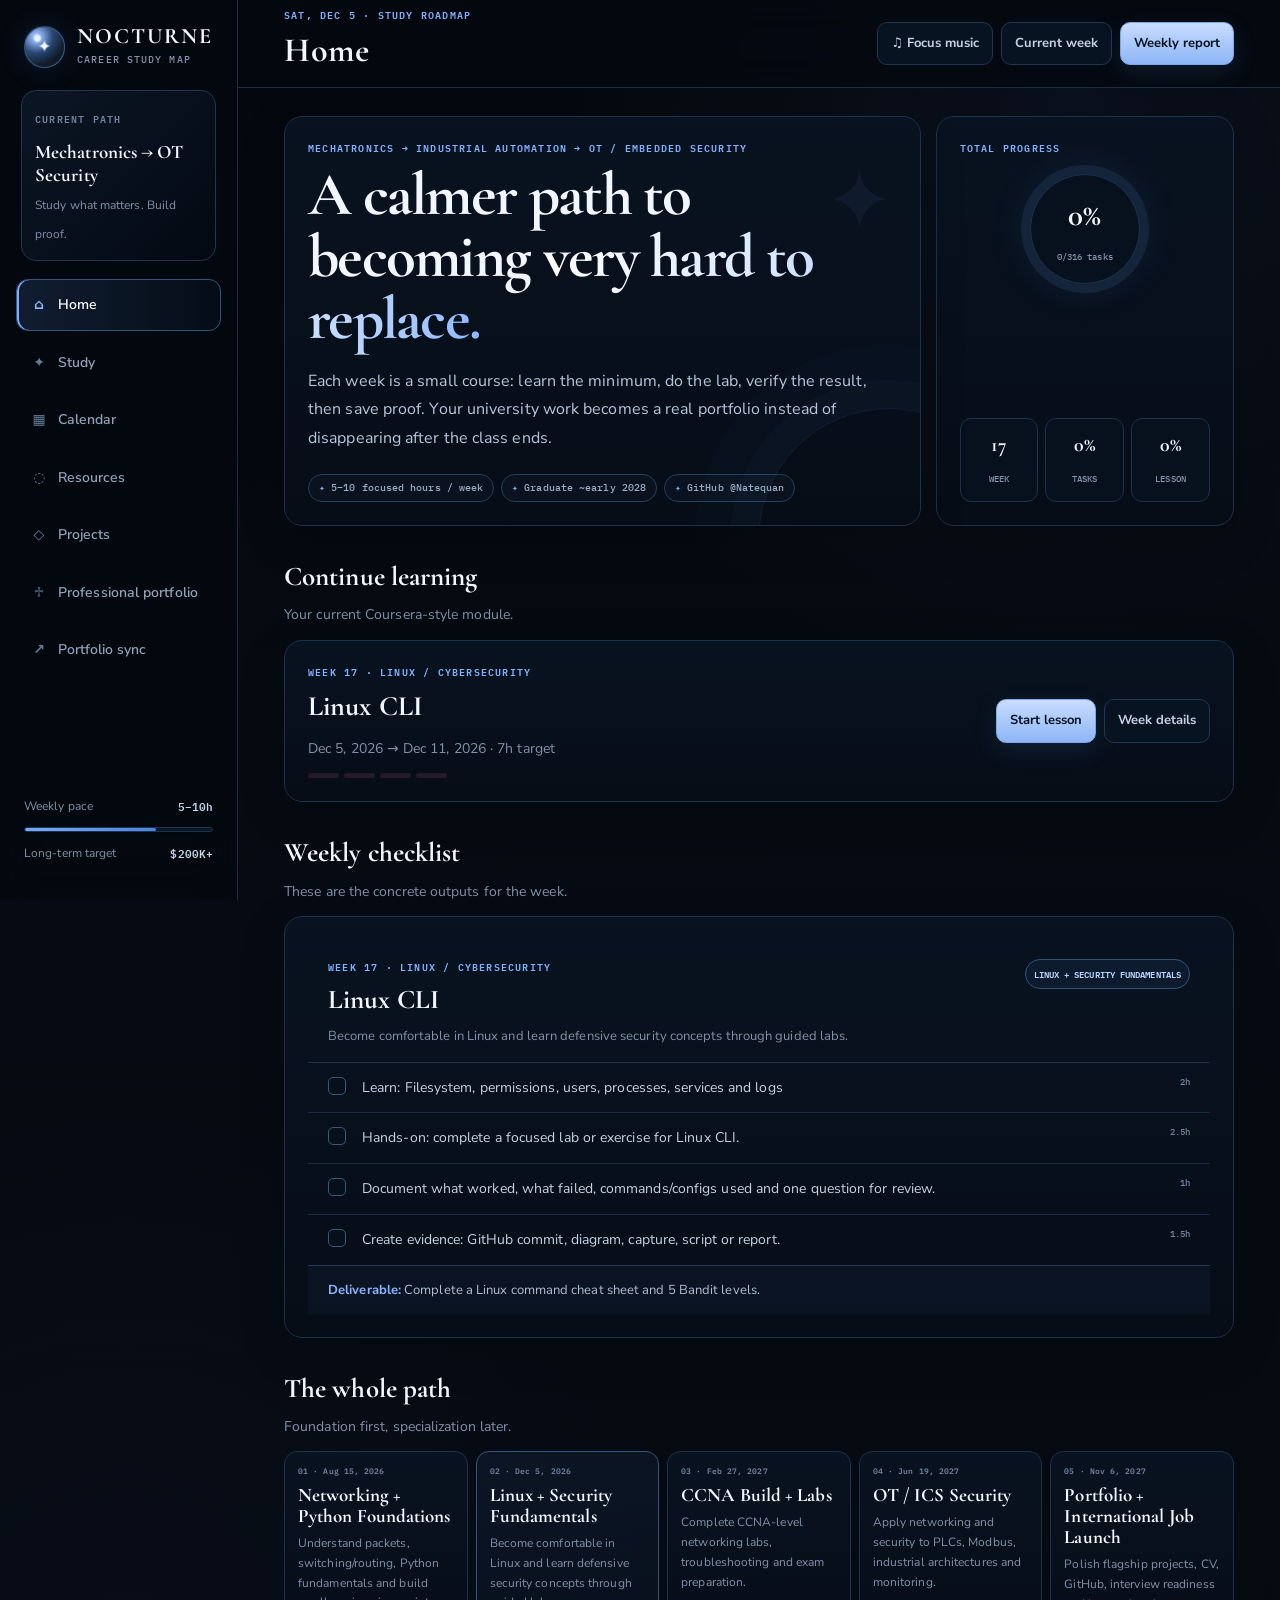
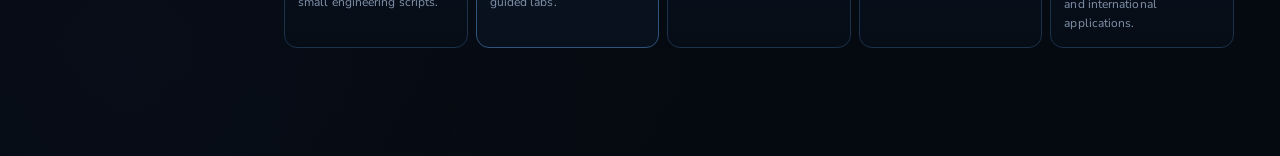
<file: index.html>
<!doctype html>
<html lang="en">
<head>
  <meta charset="utf-8" />
  <meta name="viewport" content="width=device-width,initial-scale=1" />
  <meta name="description" content="Interactive mechatronics-to-OT-cybersecurity study roadmap, course guide, and portfolio tracker." />
  <meta name="theme-color" content="#05080f" />
  <meta http-equiv="Cache-Control" content="no-cache, no-store, must-revalidate" />
  <meta http-equiv="Pragma" content="no-cache" />
  <meta http-equiv="Expires" content="0" />
  <link rel="canonical" href="https://natequan.github.io/ot-cyber-roadmap/" />
  <title>Nocturne — Mechatronics → OT Security</title>
  <link rel="preconnect" href="https://fonts.googleapis.com"><link rel="preconnect" href="https://fonts.gstatic.com" crossorigin>
  <link href="https://fonts.googleapis.com/css2?family=Cormorant+Garamond:wght@600;700&family=IBM+Plex+Mono:wght@400;500;600&family=Nunito+Sans:wght@500;600;700;800&display=swap" rel="stylesheet">
  <link rel="stylesheet" href="styles.css?v=blue-final-20260816-2" />
  <link rel="stylesheet" href="readability.css?v=blue-final-20260816-2" />
  <link rel="stylesheet" href="beginner.css?v=blue-final-20260816-2" />
  <link rel="stylesheet" href="stable-blue.css?v=blue-final-20260816-2" />
  <link rel="stylesheet" href="nocturne-blue-final.css?v=blue-final-20260816-2" />
  <link rel="stylesheet" href="blue-last-mile.css?v=blue-final-20260816-2" />
  <link rel="stylesheet" href="gentle-motion.css?v=motion-20260816-1" />
  <link rel="stylesheet" href="evidence-badge.css?v=evidence-20260816-1" />
  <link rel="stylesheet" href="week2-beginner.css?v=week2-20260822-1" />
  <style>:root{--cozy:"Nunito Sans",system-ui,sans-serif;--sans:"Nunito Sans",system-ui,sans-serif}body,button,input,select,textarea{font-family:var(--cozy)}</style>
</head>
<body>
  <div class="ambient ambient-a"></div><div class="ambient ambient-b"></div>
  <div class="app-shell">
    <aside class="sidebar" id="sidebar">
      <div class="brand"><div class="brand-mark">✦</div><div><div class="brand-title">NOCTURNE</div><div class="brand-sub">career study map</div></div></div>
      <div class="current-path"><span class="tiny-label">CURRENT PATH</span><strong>Mechatronics → OT Security</strong><small>Study what matters. Build proof.</small></div>
      <nav class="nav" aria-label="Primary navigation"><button class="nav-item active" data-view="dashboard"><span>⌂</span> Home</button><button class="nav-item" data-view="study"><span>✦</span> Study</button><button class="nav-item" data-view="calendar"><span>▦</span> Calendar</button><button class="nav-item" data-view="learn"><span>◌</span> Resources</button><button class="nav-item" data-view="projects"><span>◇</span> Projects</button><a class="nav-item" href="portfolio.html"><span>♱</span> Professional portfolio</a><button class="nav-item" data-view="github"><span>↗</span> Portfolio sync</button></nav>
      <div class="sidebar-bottom"><div class="side-stat"><span>Weekly pace</span><strong>5–10h</strong></div><div class="capacity"><span style="width:70%"></span></div><div class="side-stat"><span>Long-term target</span><strong>$200K+</strong></div></div>
    </aside>
    <main class="main"><header class="topbar"><button class="mobile-menu" id="mobileMenu" aria-label="Open menu">☰</button><div><div class="eyebrow" id="todayLabel">CAREER ROADMAP</div><h1 id="viewTitle">Home</h1></div><div class="top-actions"><button class="ghost-btn" id="musicToggle">♫ Focus music</button><button class="ghost-btn" id="jumpToday">Current week</button><button class="accent-btn" id="quickReport">Weekly report</button></div></header><section id="dashboard" class="view active"></section><section id="study" class="view"></section><section id="calendar" class="view"></section><section id="learn" class="view"></section><section id="projects" class="view"></section><section id="github" class="view"></section></main>
  </div>
  <aside class="music-dock" id="musicDock" aria-label="Focus music player"><div class="music-head"><div><span class="tiny-label">FOCUS PLAYER</span><strong>Spotify</strong></div><button id="musicClose" class="icon-btn" aria-label="Close music player">×</button></div><p class="music-copy">Paste an <code>open.spotify.com</code> playlist, album, track, show or episode link. It stays saved on this browser.</p><div class="music-form"><input id="spotifyUrl" type="url" placeholder="https://open.spotify.com/playlist/..." autocomplete="off" /><button id="spotifyLoad" class="accent-btn">Load</button></div><div id="spotifyMessage" class="music-message"></div><div id="spotifyEmbed" class="spotify-embed empty-player"><div class="player-placeholder">♫<span>Add your Spotify link to start a focus session.</span></div></div></aside>
  <dialog id="weekDialog" class="modal"><form method="dialog" class="modal-inner"><button class="modal-close" aria-label="Close">×</button><div id="weekDialogContent"></div></form></dialog><dialog id="reportDialog" class="modal wide"><form method="dialog" class="modal-inner"><button class="modal-close" aria-label="Close">×</button><div id="reportDialogContent"></div></form></dialog><div id="toast" class="toast" role="status" aria-live="polite"></div>
  <script src="data/roadmap.js?v=blue-final-20260816-2"></script><script src="data/community_resources.js?v=blue-final-20260816-2"></script><script src="app.js?v=blue-final-20260816-2"></script><script src="motion.js?v=blue-final-20260816-2"></script><script src="beginner.js?v=blue-final-20260816-2"></script><script src="gentle-motion.js?v=motion-20260816-1"></script><script src="evidence-badge.js?v=evidence-20260821-2"></script><script src="week2-beginner.js?v=week2-20260822-1"></script>
</body>
</html>
</file>
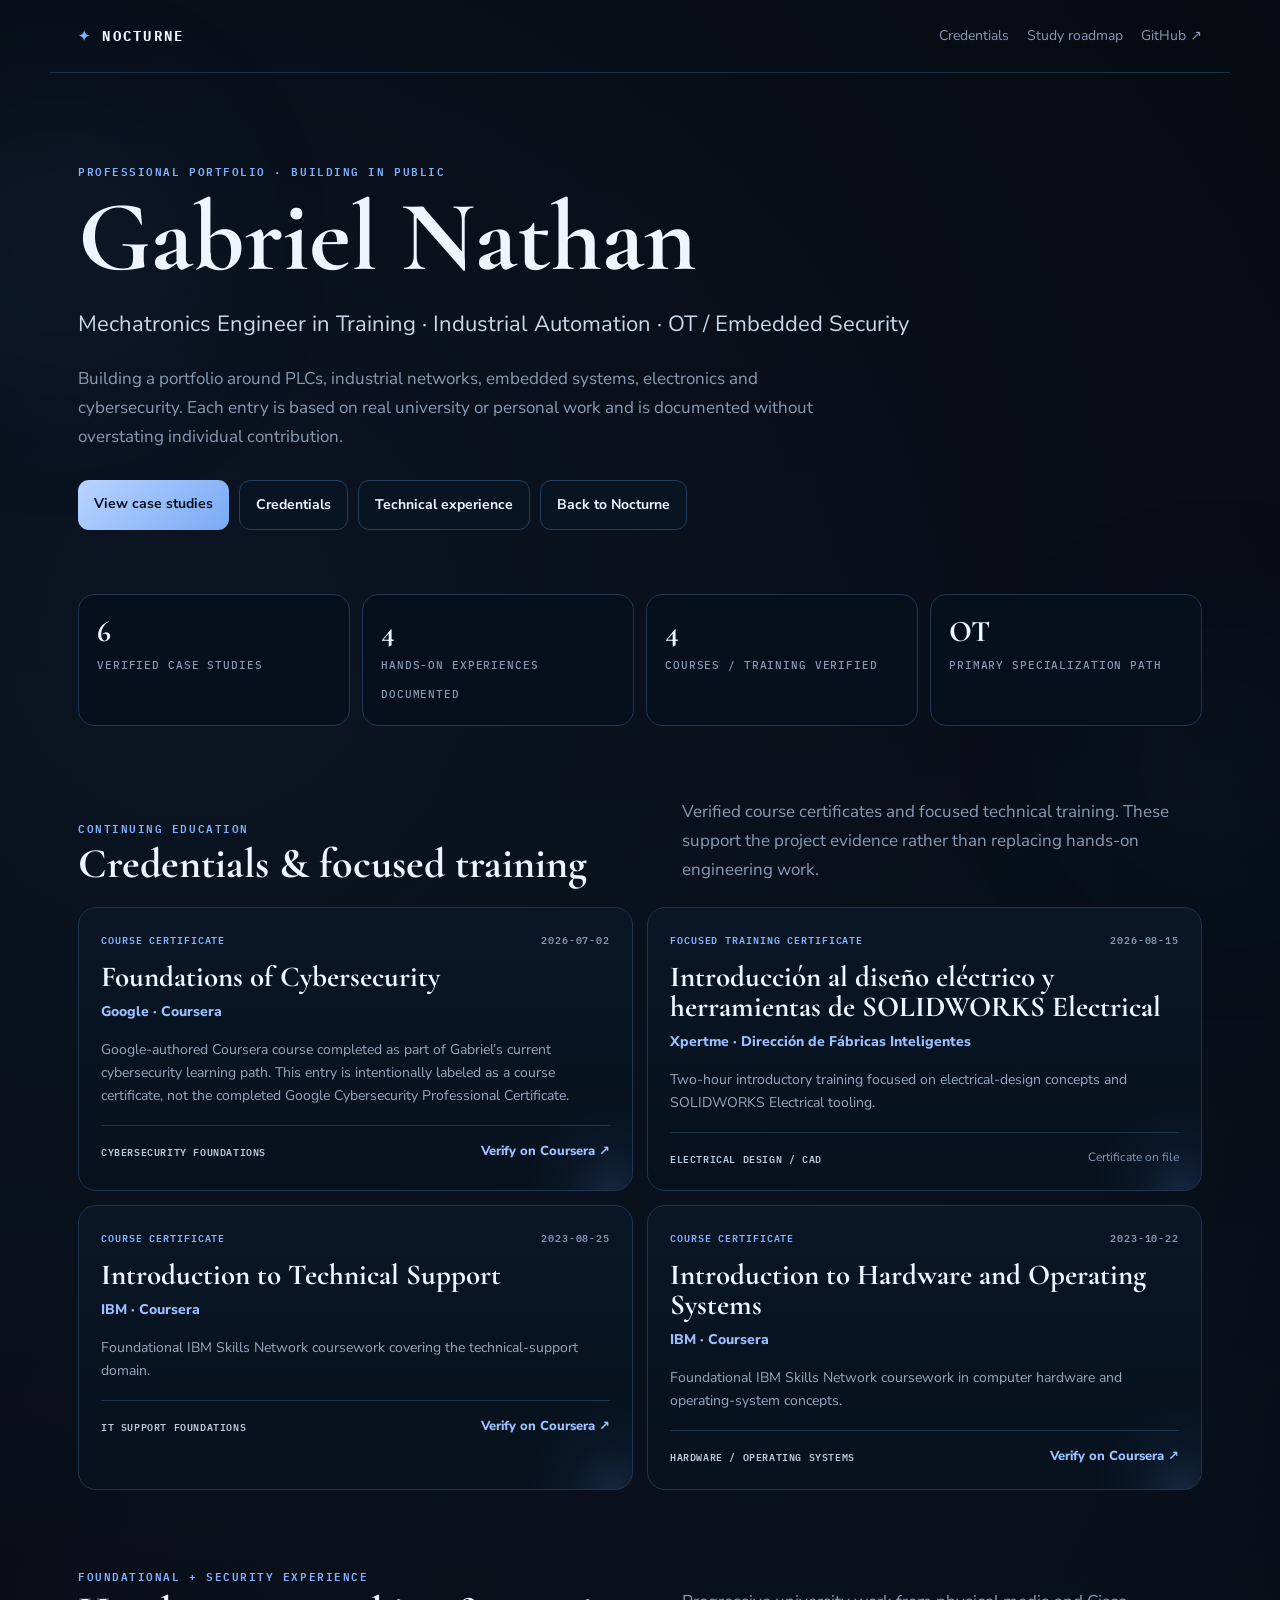
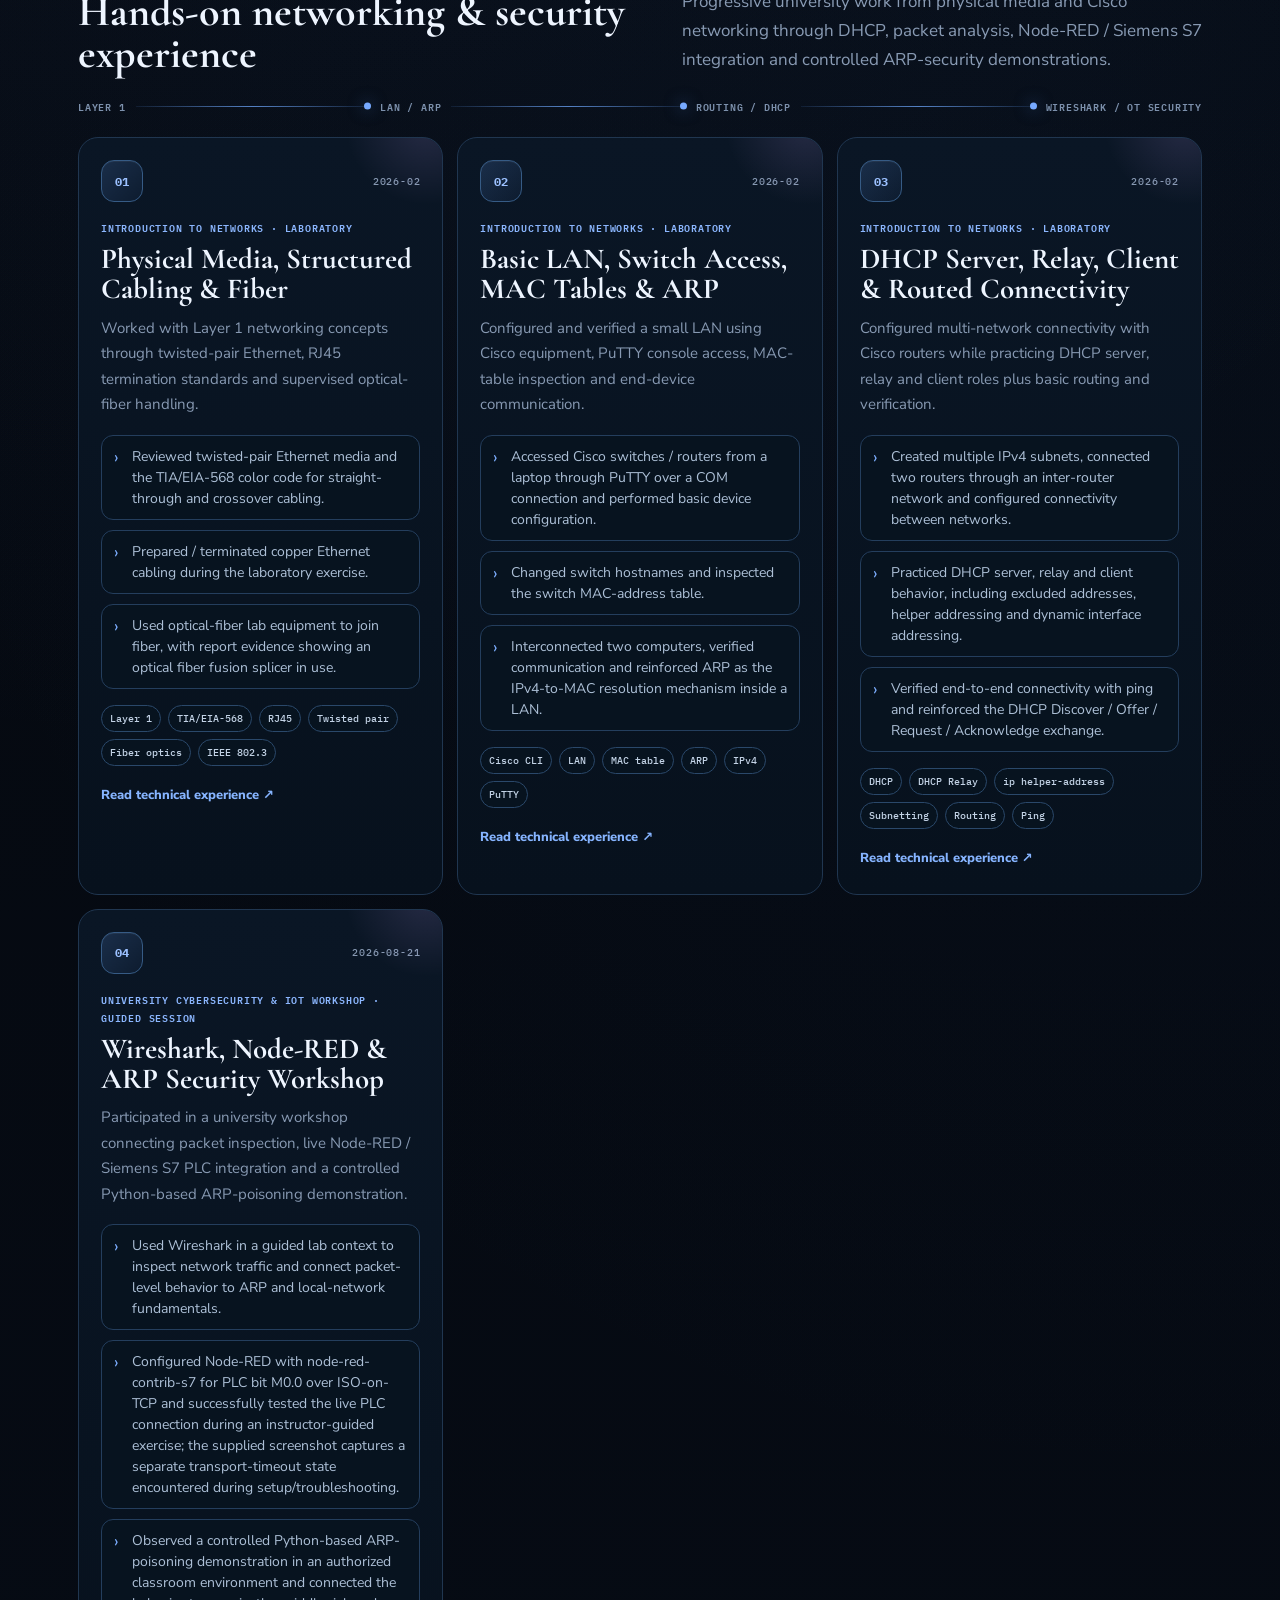
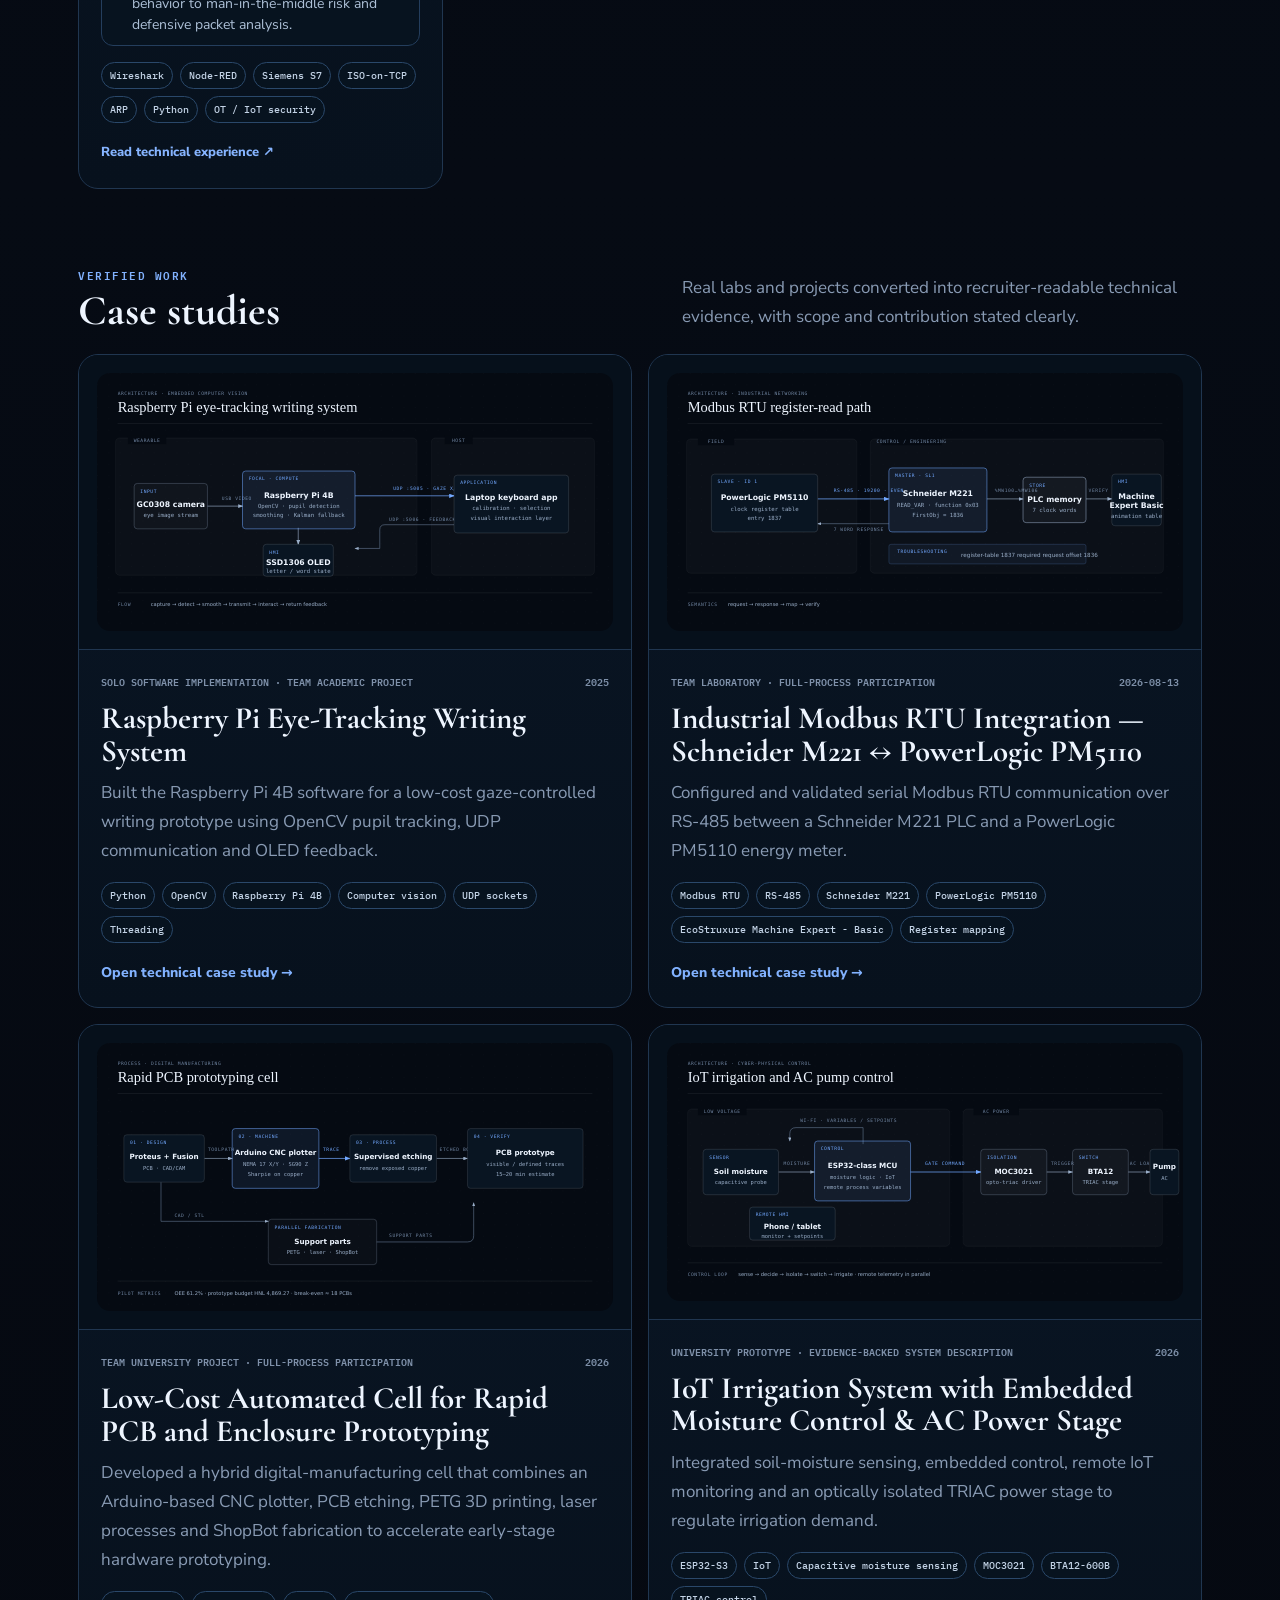
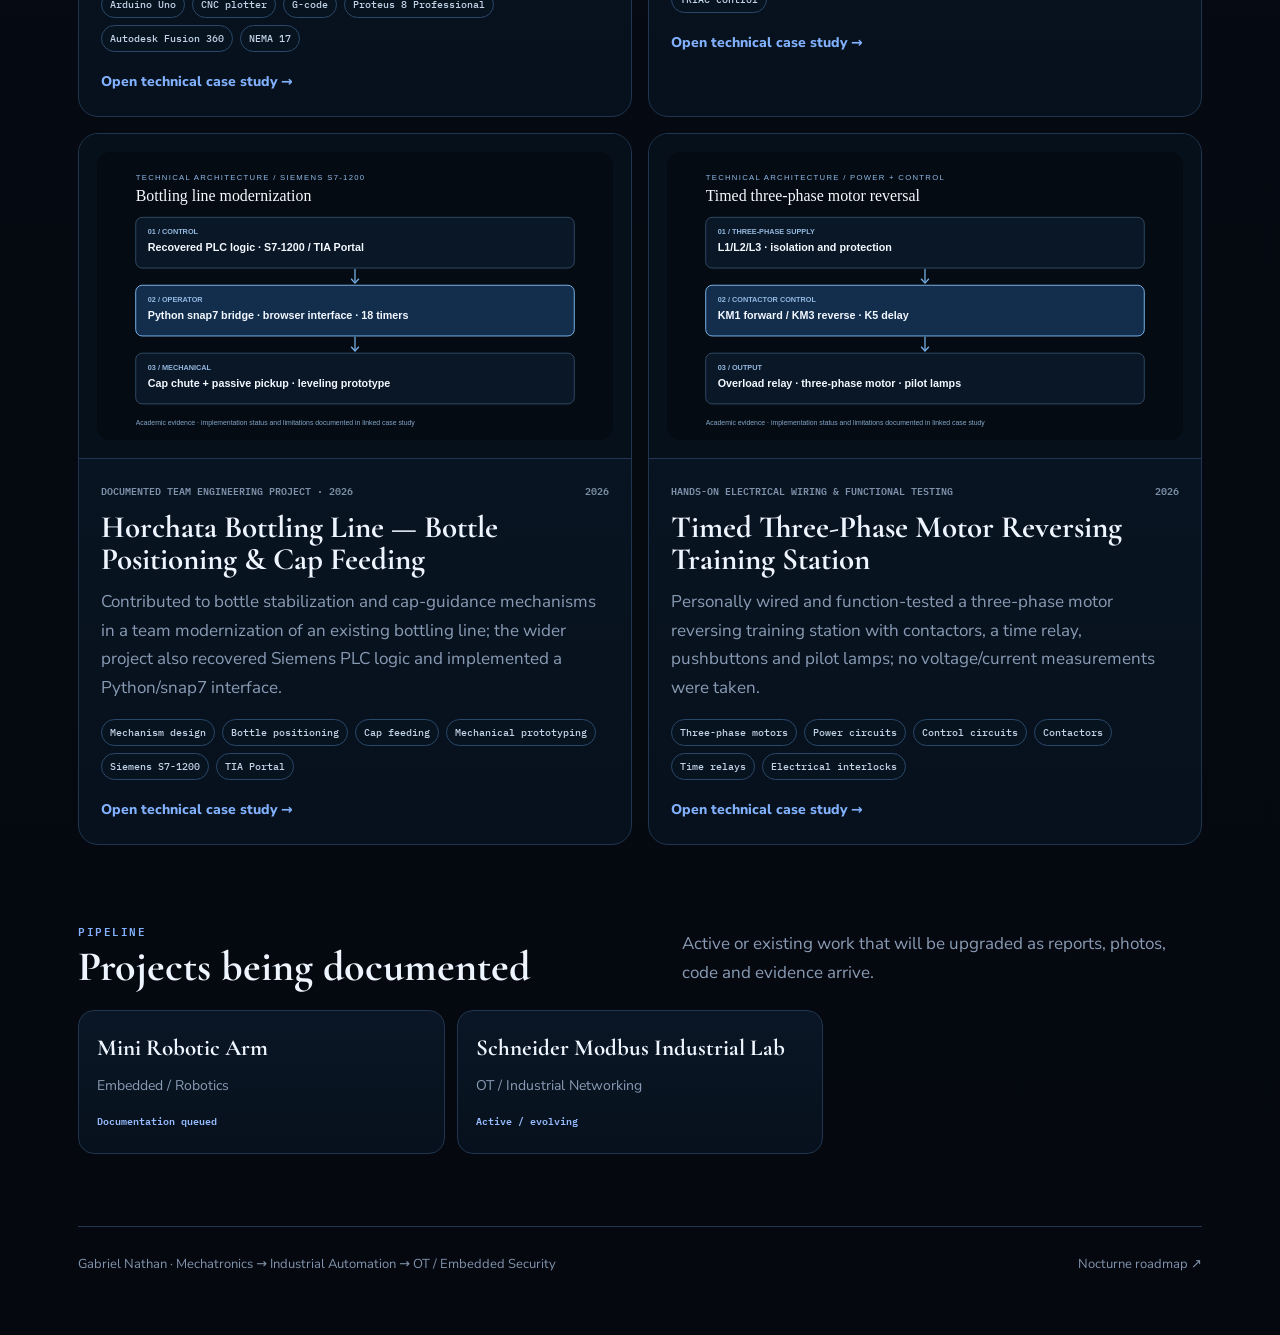
<file: portfolio.html>
<!doctype html>
<html lang="en">
<head>
  <meta charset="utf-8" />
  <meta name="viewport" content="width=device-width,initial-scale=1" />
  <meta name="description" content="Gabriel Nathan — Mechatronics, industrial automation and OT security portfolio." />
  <meta name="theme-color" content="#05080f" />
  <link rel="canonical" href="https://natequan.github.io/ot-cyber-roadmap/portfolio.html" />
  <title>Portfolio — Gabriel Nathan</title>
  <link rel="preconnect" href="https://fonts.googleapis.com"><link rel="preconnect" href="https://fonts.gstatic.com" crossorigin>
  <link href="https://fonts.googleapis.com/css2?family=Cormorant+Garamond:wght@600;700&family=IBM+Plex+Mono:wght@400;500;600&family=Nunito+Sans:wght@500;600;700;800&display=swap" rel="stylesheet">
  <link rel="stylesheet" href="portfolio.css?v=blue-final-20260816-2" />
  <link rel="stylesheet" href="portfolio-experience.css?v=blue-final-20260816-2" />
  <link rel="stylesheet" href="portfolio-credentials.css?v=blue-final-20260816-2" />
  <link rel="stylesheet" href="portfolio-blue.css?v=blue-final-20260816-2" />
  <link rel="stylesheet" href="portfolio-blue-final.css?v=blue-final-20260816-2" />
  <style>:root{--body:"Nunito Sans",system-ui,sans-serif}</style>
</head>
<body>
  <div class="ambient a"></div><div class="ambient b"></div>
  <header class="site-head"><a class="brand" href="index.html"><span>✦</span> NOCTURNE</a><nav><a href="#credentials">Credentials</a><a href="index.html">Study roadmap</a><a href="https://github.com/Natequan/ot-cyber-roadmap" target="_blank" rel="noopener">GitHub ↗</a></nav></header>
  <main>
    <section class="hero reveal"><div class="eyebrow">PROFESSIONAL PORTFOLIO · BUILDING IN PUBLIC</div><h1 id="name">Gabriel Nathan</h1><p class="headline" id="headline"></p><p class="summary" id="summary"></p><div class="hero-actions"><a class="primary" href="#case-studies">View case studies</a><a class="secondary" href="#credentials">Credentials</a><a class="secondary" href="#experience">Technical experience</a><a class="secondary" href="index.html">Back to Nocturne</a></div></section>
    <section class="stats" id="stats"></section>
    <section id="credentials" class="section"><div class="section-head reveal"><div><span class="eyebrow">CONTINUING EDUCATION</span><h2>Credentials & focused training</h2></div><p>Verified course certificates and focused technical training. These support the project evidence rather than replacing hands-on engineering work.</p></div><div class="credentials-grid" id="credentialsGrid"></div></section>
    <section id="experience" class="section"><div class="section-head reveal"><div><span class="eyebrow">FOUNDATIONAL EXPERIENCE</span><h2>Hands-on networking labs</h2></div><p>Progressive Cisco laboratory work from physical media and LAN switching through ARP, IPv4 routing and DHCP. These are shown as technical experience rather than inflated into flagship projects.</p></div><div class="experience-track reveal" aria-hidden="true"><span>Layer 1</span><i></i><span>LAN / ARP</span><i></i><span>Routing / DHCP</span><i></i><span>Industrial networking</span></div><div class="experience-grid" id="experienceGrid"></div></section>
    <section id="case-studies" class="section"><div class="section-head reveal"><div><span class="eyebrow">VERIFIED WORK</span><h2>Case studies</h2></div><p>Real labs and projects converted into recruiter-readable technical evidence, with scope and contribution stated clearly.</p></div><div class="case-grid" id="caseGrid"></div></section>
    <section class="section"><div class="section-head reveal"><div><span class="eyebrow">PIPELINE</span><h2>Projects being documented</h2></div><p>Active or existing work that will be upgraded as reports, photos, code and evidence arrive.</p></div><div class="backlog-grid" id="backlogGrid"></div></section>
    <footer><span>Gabriel Nathan · Mechatronics → Industrial Automation → OT / Embedded Security</span><a href="index.html">Nocturne roadmap ↗</a></footer>
  </main>
  <dialog id="caseDialog"><article class="dialog-card"><button class="close" id="closeDialog" aria-label="Close">×</button><div id="dialogContent"></div></article></dialog>
  <script src="data/portfolio.js?v=blue-final-20260816-2"></script><script src="data/portfolio_extra.js?v=workshop-20260822-1"></script><script src="data/credentials.js?v=blue-final-20260816-2"></script><script src="data/portfolio_theme_patch.js?v=workshop-20260822-1"></script><script src="data/portfolio_media.js?v=blue-final-20260816-2"></script><script src="data/media_eye_hardware.js?v=blue-final-20260816-2"></script><script src="data/media_eye_detection.js?v=blue-final-20260816-2"></script><script src="data/media_irrigation_bench.js?v=blue-final-20260816-2"></script><script src="data/media_irrigation_layout.js?v=blue-final-20260816-2"></script><script src="data/portfolio_industrial_2026.js?v=industrial-20261020-1"></script><script src="portfolio.js?v=blue-final-20260816-2"></script>
</body>
</html>
</file>
<file: styles.css>
:root{
  --bg:#09070d;
  --bg-2:#0d0912;
  --panel:#120e18;
  --panel-2:#18111f;
  --panel-3:#201628;
  --ink:#f6f1f7;
  --soft:#d2c8d6;
  --muted:#918497;
  --border:#34273d;
  --border-bright:#5a4568;
  --violet:#c8a4ff;
  --violet-2:#8d68c9;
  --pink:#f2a8d8;
  --ice:#bce9ff;
  --silver:#d8d3dc;
  --green:#b4efca;
  --amber:#efd69b;
  --danger:#ff9da7;
  --shadow:0 24px 80px rgba(0,0,0,.48);
  --radius:18px;
  --serif:"Cormorant Garamond",Georgia,serif;
  --sans:"Space Grotesk",system-ui,sans-serif;
  --mono:"IBM Plex Mono",ui-monospace,monospace;
}
*{box-sizing:border-box}
html{scroll-behavior:smooth}
body{margin:0;min-height:100vh;background:linear-gradient(180deg,#070509 0%,#0b0710 50%,#08060b 100%);color:var(--ink);font-family:var(--sans);overflow-x:hidden}
body:before{content:"";position:fixed;inset:0;pointer-events:none;opacity:.15;background-image:linear-gradient(rgba(255,255,255,.025) 1px,transparent 1px),linear-gradient(90deg,rgba(255,255,255,.018) 1px,transparent 1px);background-size:32px 32px;mask-image:linear-gradient(to bottom,black,transparent 78%)}
button,input,select,textarea{font:inherit}
button{cursor:pointer}
a{color:inherit;text-decoration:none}
code,.mono{font-family:var(--mono)}
.ambient{position:fixed;pointer-events:none;filter:blur(90px);border-radius:50%;opacity:.18;z-index:-1}.ambient-a{width:430px;height:430px;background:#7c3fc2;top:-180px;right:5vw}.ambient-b{width:360px;height:360px;background:#b94380;bottom:-200px;left:-120px}

.app-shell{display:grid;grid-template-columns:238px minmax(0,1fr);min-height:100vh}
.sidebar{position:sticky;top:0;height:100vh;padding:22px 16px;display:flex;flex-direction:column;border-right:1px solid var(--border);background:rgba(8,6,11,.86);backdrop-filter:blur(22px);z-index:30}
.brand{display:flex;align-items:center;gap:12px;padding:4px 8px 22px}.brand-mark{width:42px;height:42px;display:grid;place-items:center;border:1px solid #6c5279;border-radius:50%;background:radial-gradient(circle at 30% 25%,#e6d9ef 0 2%,#806190 11%,#25162e 45%,#09070d 72%);box-shadow:inset 0 0 18px rgba(255,255,255,.08),0 0 35px rgba(170,111,220,.12);color:#eee5f3;font-size:17px}.brand-title{font-family:var(--serif);font-size:22px;font-weight:700;letter-spacing:.09em;line-height:.9}.brand-sub{font:500 9px/1.5 var(--mono);color:var(--muted);letter-spacing:.11em;margin-top:5px;text-transform:uppercase}
.current-path{margin:0 5px 18px;padding:13px;border:1px solid var(--border);border-radius:15px;background:linear-gradient(135deg,rgba(199,164,255,.08),rgba(242,168,216,.025))}.current-path strong{display:block;font-family:var(--serif);font-size:16px;margin:7px 0 3px}.current-path small{color:var(--muted);font-size:10px;line-height:1.5}
.tiny-label,.eyebrow,.kicker{font:600 9px/1.4 var(--mono);letter-spacing:.12em;text-transform:uppercase}.tiny-label{color:#766b7d}.eyebrow,.kicker{color:var(--pink)}
.nav{display:grid;gap:6px}.nav-item{border:1px solid transparent;background:transparent;color:#a99daf;padding:11px 12px;border-radius:12px;text-align:left;display:flex;align-items:center;gap:10px;font-weight:600;font-size:12px;transition:.18s ease}.nav-item span{width:18px;text-align:center;color:#7e6e85}.nav-item:hover{background:rgba(255,255,255,.035);color:var(--ink)}.nav-item.active{color:#fff;background:linear-gradient(90deg,rgba(200,164,255,.14),rgba(242,168,216,.04));border-color:#413048;box-shadow:inset 2px 0 0 var(--pink)}.nav-item.active span{color:var(--pink)}
.sidebar-bottom{margin-top:auto;padding:16px 8px 4px}.side-stat{display:flex;justify-content:space-between;gap:10px;align-items:center;font-size:10px;color:var(--muted);margin:11px 0}.side-stat strong{color:var(--soft);font:600 10px var(--mono)}.capacity{height:5px;border-radius:99px;background:#1b1322;overflow:hidden;border:1px solid #2c2033}.capacity span{display:block;height:100%;background:linear-gradient(90deg,var(--violet),var(--pink));border-radius:inherit}

.main{min-width:0;padding-bottom:30px}.topbar{height:88px;padding:16px clamp(20px,4vw,46px);display:flex;align-items:center;justify-content:space-between;gap:18px;position:sticky;top:0;z-index:20;background:rgba(9,7,13,.73);backdrop-filter:blur(20px);border-bottom:1px solid rgba(52,39,61,.8)}.topbar h1{font-family:var(--serif);font-size:29px;margin:1px 0 0;letter-spacing:.015em}.top-actions{display:flex;gap:8px}.ghost-btn,.accent-btn,.small-btn,.filter-chip,.icon-btn{border-radius:10px;padding:9px 12px;font-weight:700;font-size:11px;border:1px solid var(--border);transition:.18s ease}.ghost-btn,.small-btn,.icon-btn{background:#100c15;color:var(--soft)}.ghost-btn:hover,.small-btn:hover,.icon-btn:hover{border-color:var(--border-bright);background:#18111f;color:white}.accent-btn{border-color:#b78ee1;background:linear-gradient(180deg,#e5ccff,#c6a2e9);color:#1a1020;box-shadow:0 8px 24px rgba(176,126,220,.12)}.accent-btn:hover{filter:brightness(1.05);transform:translateY(-1px)}.mobile-menu{display:none;border:1px solid var(--border);background:var(--panel);color:var(--ink);border-radius:10px;padding:8px 10px}
.view{display:none;padding:28px clamp(20px,4vw,46px) 78px;max-width:1480px;margin:0 auto}.view.active{display:block}

.card{background:linear-gradient(180deg,rgba(21,15,27,.94),rgba(14,10,18,.95));border:1px solid var(--border);border-radius:var(--radius);padding:20px;box-shadow:0 13px 48px rgba(0,0,0,.16)}.card h2,.card h3,.card h4{margin-top:0}.grid{display:grid;gap:14px}.grid-2{grid-template-columns:repeat(2,minmax(0,1fr))}.grid-3{grid-template-columns:repeat(3,minmax(0,1fr))}.grid-4{grid-template-columns:repeat(4,minmax(0,1fr))}.section-head{display:flex;align-items:end;justify-content:space-between;gap:15px;margin:28px 0 13px}.section-head:first-child{margin-top:0}.section-head h2{font-family:var(--serif);font-size:22px;margin:0}.section-head p{font-size:11px;color:var(--muted);margin:4px 0 0;line-height:1.5}.muted{color:var(--muted)}.soft{color:var(--soft)}

.hero{display:grid;grid-template-columns:minmax(0,1.45fr) minmax(280px,.68fr);gap:15px}.hero-main{min-height:254px;padding:28px;position:relative;overflow:hidden}.hero-main:before{content:"✦";position:absolute;right:25px;top:18px;font-family:var(--serif);font-size:82px;color:rgba(216,189,237,.07)}.hero-main:after{content:"";position:absolute;width:260px;height:260px;border:1px solid rgba(211,174,236,.11);border-radius:50%;right:-100px;bottom:-145px;box-shadow:0 0 0 28px rgba(211,174,236,.025),0 0 0 64px rgba(242,168,216,.018)}.hero h2{font-family:var(--serif);font-size:clamp(34px,5vw,57px);line-height:.98;letter-spacing:-.028em;margin:10px 0 15px;max-width:760px}.hero h2 span{background:linear-gradient(90deg,#fff,#e0c5ff 48%,#f5b9df);-webkit-background-clip:text;background-clip:text;color:transparent}.hero-copy{max-width:720px;color:#c5b9cb;font-size:13px;line-height:1.72}.hero-meta{display:flex;flex-wrap:wrap;gap:7px;margin-top:21px}.pill{display:inline-flex;align-items:center;gap:6px;border:1px solid var(--border);background:rgba(255,255,255,.022);padding:7px 9px;border-radius:999px;font:500 9px/1 var(--mono);color:#aa9caf}.pill:before{content:"✦";font-size:7px;color:var(--pink)}
.hero-side{display:flex;flex-direction:column;justify-content:space-between}.progress-ring{width:128px;height:128px;margin:11px auto 19px;border-radius:50%;display:grid;place-items:center;position:relative;background:conic-gradient(var(--pink) var(--progress,0%),#24182b 0);box-shadow:0 0 35px rgba(242,168,216,.07)}.progress-ring:after{content:"";position:absolute;inset:9px;border-radius:50%;background:#100c15;border:1px solid #2b1d33}.progress-ring .inside{position:relative;z-index:1;text-align:center}.progress-ring strong{display:block;font-family:var(--serif);font-size:31px}.progress-ring span{font:500 8px var(--mono);color:var(--muted)}.stat-row{display:grid;grid-template-columns:repeat(3,1fr);gap:7px}.stat{border:1px solid var(--border);background:#0e0a12;border-radius:11px;padding:10px;text-align:center}.stat strong{display:block;font-family:var(--serif);font-size:20px}.stat span{font:500 8px var(--mono);text-transform:uppercase;color:var(--muted)}

.continue-card{display:grid;grid-template-columns:1fr auto;gap:18px;align-items:center}.continue-card h3{font-family:var(--serif);font-size:24px;margin:5px 0 7px}.continue-card p{color:var(--muted);font-size:11px;line-height:1.55;margin:0}.continue-actions{display:flex;gap:8px;align-items:center}.lesson-dots{display:flex;gap:5px;margin-top:13px}.lesson-dot{width:31px;height:5px;border-radius:99px;background:#251a2c}.lesson-dot.done{background:linear-gradient(90deg,var(--violet),var(--pink))}

.week-card{padding:0;overflow:hidden}.week-top{padding:19px 20px 14px;border-bottom:1px solid var(--border);display:flex;justify-content:space-between;gap:14px}.week-top h3{font-family:var(--serif);font-size:22px;margin:4px 0}.week-top p{margin:0;color:var(--muted);font-size:10px}.phase-badge{font:600 8px var(--mono);text-transform:uppercase;border:1px solid #4e3659;color:#dac6e8;background:rgba(200,164,255,.06);padding:6px 8px;border-radius:999px;height:max-content}.task-list{display:grid}.task{display:grid;grid-template-columns:24px 1fr auto;gap:10px;align-items:start;padding:13px 20px;border-bottom:1px solid rgba(52,39,61,.65)}.task:last-child{border-bottom:0}.task input,.course-check input{appearance:none;width:18px;height:18px;margin:1px 0;border:1px solid #5a4568;border-radius:5px;background:#0d0911;display:grid;place-items:center}.task input:checked,.course-check input:checked{background:linear-gradient(180deg,var(--pink),#c58fe9);border-color:var(--pink)}.task input:checked:after,.course-check input:checked:after{content:"✓";font-size:11px;color:#1c0f20;font-weight:900}.task.done .task-text{text-decoration:line-through;color:#6f6275}.task-text{font-size:11px;line-height:1.55;color:#cfc3d3}.hours{font:500 8px var(--mono);color:#796c80;white-space:nowrap}.deliverable{border-top:1px solid var(--border);background:rgba(200,164,255,.035);padding:13px 20px;font-size:10px;color:#b9acbe}.deliverable strong{color:var(--pink)}

.phase-timeline{display:grid;grid-template-columns:repeat(5,minmax(0,1fr));gap:8px}.phase-mini{border:1px solid var(--border);background:#0e0a13;border-radius:13px;padding:13px;min-height:112px}.phase-mini.active{border-color:#5b4568;background:linear-gradient(180deg,rgba(200,164,255,.07),rgba(18,14,24,.95))}.phase-mini .num{font:600 8px var(--mono);color:#756979}.phase-mini h4{font-family:var(--serif);font-size:16px;line-height:1.1;margin:8px 0 7px}.phase-mini p{font-size:9px;line-height:1.55;color:var(--muted);margin:0}

.study-shell{display:grid;grid-template-columns:minmax(0,1fr) 290px;gap:16px}.study-intro{padding:25px}.study-intro h2{font-family:var(--serif);font-size:33px;margin:7px 0 9px}.study-intro p{font-size:12px;color:var(--muted);line-height:1.65;max-width:760px}.course-list{display:grid;gap:11px;margin-top:15px}.course-step{position:relative;border:1px solid var(--border);background:linear-gradient(180deg,#130e18,#0f0b14);border-radius:16px;overflow:hidden}.course-step.complete{border-color:#624c6e}.course-step-head{display:grid;grid-template-columns:44px 1fr auto;gap:12px;align-items:center;padding:15px 16px}.course-num{width:35px;height:35px;border-radius:50%;display:grid;place-items:center;border:1px solid #5a4568;color:#dbc4e6;font:700 10px var(--mono);background:#0d0911}.course-step.complete .course-num{background:linear-gradient(145deg,#e8c6ff,#eba9d3);color:#1c1020;border-color:transparent}.course-step h3{font-family:var(--serif);font-size:19px;margin:0 0 3px}.course-step-head p{font-size:9px;color:var(--muted);margin:0}.course-step-body{padding:0 16px 16px 72px}.course-step-body h4{font-size:10px;margin:13px 0 6px;color:#d7cadb}.course-step-body ul{padding-left:17px;margin:0}.course-step-body li{font-size:10px;line-height:1.6;color:#aa9eae;margin:3px 0}.course-resource-row{display:flex;flex-wrap:wrap;gap:6px;margin-top:10px}.course-resource{border:1px solid #493651;border-radius:9px;padding:7px 9px;font-size:9px;color:#d8c8df;background:#130e18}.course-resource:hover{border-color:#7a5987;color:#fff}.verify-box{margin-top:12px;padding:12px;border:1px solid #44304b;border-radius:12px;background:rgba(242,168,216,.035)}.verify-box strong{display:block;font:600 9px var(--mono);color:var(--pink);margin-bottom:6px;text-transform:uppercase}.verify-box p{font-size:10px;line-height:1.55;color:#b9acbe;margin:0}.course-check{display:flex;gap:9px;align-items:flex-start;margin-top:10px;font-size:10px;color:#d0c4d4}.course-check input{flex:none}.study-side{display:grid;gap:12px;height:max-content;position:sticky;top:108px}.study-side .card{padding:16px}.study-side h3{font-family:var(--serif);font-size:19px;margin:5px 0 8px}.study-side p{font-size:10px;line-height:1.55;color:var(--muted)}.proof-list{padding-left:16px;margin:8px 0}.proof-list li{font-size:9px;line-height:1.6;color:#a99dac}.course-progress{height:7px;border:1px solid #2e2034;background:#0b080e;border-radius:99px;overflow:hidden;margin:10px 0}.course-progress span{display:block;height:100%;background:linear-gradient(90deg,var(--violet),var(--pink));border-radius:inherit}

.calendar-toolbar{display:flex;align-items:center;justify-content:space-between;gap:12px;margin-bottom:13px}.calendar-toolbar h2{font-family:var(--serif);font-size:25px;margin:0}.calendar-nav{display:flex;gap:7px}.calendar-grid{display:grid;grid-template-columns:repeat(7,minmax(0,1fr));border-top:1px solid var(--border);border-left:1px solid var(--border);border-radius:15px;overflow:hidden}.weekday{font:600 8px var(--mono);letter-spacing:.1em;color:#827486;padding:10px;background:#0f0b14;border-right:1px solid var(--border);border-bottom:1px solid var(--border);text-transform:uppercase}.cal-day{min-height:111px;padding:9px;border-right:1px solid var(--border);border-bottom:1px solid var(--border);background:rgba(15,11,20,.76);transition:.15s}.cal-day:hover{background:#17101d}.cal-day.outside{opacity:.28}.cal-day.today{box-shadow:inset 0 0 0 1px #c89ee5}.day-num{font:600 10px var(--mono);color:#c9bdce}.cal-event{margin-top:8px;border-left:2px solid var(--pink);padding:6px 7px;background:rgba(242,168,216,.06);border-radius:4px 8px 8px 4px;font-size:9px;line-height:1.35;color:#d8ccd9;cursor:pointer}.cal-event span{display:block;color:#827686;font:500 8px var(--mono);margin-top:3px}

.filters{display:flex;flex-wrap:wrap;gap:7px;margin-bottom:13px}.filter-chip{background:#100c15;color:#9f92a5}.filter-chip.active{background:rgba(200,164,255,.09);border-color:#5d4568;color:#e0cbed}.search{width:min(380px,100%);background:#100c15;border:1px solid var(--border);color:var(--ink);padding:10px 12px;border-radius:10px;outline:none}.search:focus{border-color:#6b4e77}.resource-grid{display:grid;grid-template-columns:repeat(3,minmax(0,1fr));gap:12px}.resource{display:flex;flex-direction:column;min-height:226px}.resource-top{display:flex;justify-content:space-between;gap:10px}.resource h3{font-family:var(--serif);font-size:18px;line-height:1.15;margin:10px 0 7px}.resource p{font-size:10px;color:var(--muted);line-height:1.6;margin:0}.tag{font:500 8px var(--mono);border:1px solid var(--border);color:#a99dae;padding:5px 6px;border-radius:999px}.resource-actions{margin-top:auto;padding-top:14px;display:flex;gap:7px}

.project-grid{display:grid;grid-template-columns:repeat(2,minmax(0,1fr));gap:13px}.project-card h3{font-family:var(--serif);font-size:22px;margin:6px 0}.status-line{display:flex;justify-content:space-between;align-items:center;gap:12px}.status{font:500 8px var(--mono);color:var(--amber)}.project-card p{font-size:10px;color:var(--muted);line-height:1.6}.project-columns{display:grid;grid-template-columns:1fr 1fr;gap:11px;margin-top:13px}.mini-list{background:#0d0911;border:1px solid var(--border);border-radius:11px;padding:11px}.mini-list h4{font:600 9px var(--mono);text-transform:uppercase;letter-spacing:.07em;color:#c8bacd;margin:0 0 7px}.mini-list ul{padding-left:15px;margin:0}.mini-list li{font-size:9px;color:#918496;line-height:1.55;margin:3px 0}

.github-layout{display:grid;grid-template-columns:minmax(0,1.1fr) minmax(300px,.7fr);gap:15px}.sync-steps{counter-reset:sync}.sync-step{position:relative;padding:12px 12px 12px 45px;border:1px solid var(--border);border-radius:11px;background:#0f0b14;margin:8px 0;font-size:10px;line-height:1.55;color:#c6b9ca}.sync-step:before{counter-increment:sync;content:counter(sync);position:absolute;left:11px;top:11px;width:22px;height:22px;border-radius:50%;border:1px solid #5a4568;color:#d8bee5;display:grid;place-items:center;font:700 9px var(--mono)}.structure{font:500 10px/1.8 var(--mono);color:#b5a9ba;background:#0b080e;border:1px solid var(--border);border-radius:11px;padding:12px;white-space:pre-wrap}

.field{display:grid;gap:5px}.field label{font:600 8px var(--mono);color:#897c8e;text-transform:uppercase;letter-spacing:.08em}.field input,.field textarea{background:#0d0911;border:1px solid var(--border);border-radius:9px;color:var(--ink);padding:9px 10px;outline:none}.field textarea{min-height:105px;resize:vertical}.field input:focus,.field textarea:focus{border-color:#654872}

.music-dock{position:fixed;right:20px;bottom:20px;z-index:60;width:min(390px,calc(100vw - 32px));padding:15px;border:1px solid #56405f;border-radius:17px;background:rgba(15,10,19,.96);box-shadow:var(--shadow);backdrop-filter:blur(22px);transform:translateY(calc(100% + 35px));opacity:0;pointer-events:none;transition:.24s ease}.music-dock.open{transform:none;opacity:1;pointer-events:auto}.music-head{display:flex;justify-content:space-between;align-items:center;gap:10px}.music-head strong{display:block;font-family:var(--serif);font-size:21px;margin-top:2px}.icon-btn{padding:6px 9px;border-radius:50%}.music-copy{font-size:9px;line-height:1.55;color:var(--muted);margin:9px 0}.music-form{display:grid;grid-template-columns:1fr auto;gap:7px}.music-form input{min-width:0;background:#0a0710;border:1px solid var(--border);color:var(--ink);border-radius:9px;padding:9px 10px;font-size:10px;outline:none}.music-message{min-height:16px;margin:5px 1px;color:var(--danger);font-size:8px}.spotify-embed{border-radius:12px;overflow:hidden;min-height:82px}.spotify-embed iframe{display:block;width:100%;border:0;border-radius:12px}.empty-player{border:1px dashed #47354f;background:#0b080e}.player-placeholder{min-height:82px;display:flex;align-items:center;justify-content:center;gap:10px;color:#756a79}.player-placeholder>span{font-size:9px;max-width:220px;line-height:1.4}

.modal{border:1px solid #503a59;border-radius:18px;padding:0;background:#110d16;color:var(--ink);width:min(760px,92vw);box-shadow:var(--shadow)}.modal.wide{width:min(900px,94vw)}.modal::backdrop{background:rgba(3,2,5,.82);backdrop-filter:blur(7px)}.modal-inner{padding:24px;position:relative}.modal-close{position:absolute;right:13px;top:11px;background:transparent;border:0;color:#887a8d;font-size:25px}.modal h2{font-family:var(--serif);font-size:28px;margin:5px 0 7px}.modal .task{padding-left:0;padding-right:0}.report-preview{white-space:pre-wrap;background:#0a0710;border:1px solid var(--border);border-radius:11px;padding:13px;font:500 9px/1.7 var(--mono);color:#c3b7c7;max-height:420px;overflow:auto}.modal-actions{display:flex;gap:8px;flex-wrap:wrap;margin-top:13px}.toast{position:fixed;right:22px;bottom:22px;background:#1a1220;border:1px solid #584061;color:#f7eff9;border-radius:10px;padding:9px 12px;font-size:10px;opacity:0;transform:translateY(10px);pointer-events:none;transition:.2s;z-index:100}.toast.show{opacity:1;transform:none}.empty{padding:40px;text-align:center;color:var(--muted);border:1px dashed var(--border);border-radius:14px}.note{border-left:2px solid var(--amber);background:rgba(239,214,155,.045);padding:10px 11px;border-radius:0 9px 9px 0;color:#b9a988;font-size:9px;line-height:1.55}

@media(max-width:1120px){.resource-grid{grid-template-columns:repeat(2,minmax(0,1fr))}.phase-timeline{grid-template-columns:repeat(3,minmax(0,1fr))}.hero{grid-template-columns:1fr}.study-shell{grid-template-columns:1fr}.study-side{position:static;grid-template-columns:repeat(2,minmax(0,1fr))}.github-layout{grid-template-columns:1fr}}
@media(max-width:820px){.app-shell{grid-template-columns:1fr}.sidebar{position:fixed;left:-260px;width:238px;transition:.2s}.sidebar.open{left:0;box-shadow:var(--shadow)}.mobile-menu{display:block}.topbar{padding:14px 16px;height:82px}.topbar h1{font-size:25px}.top-actions .ghost-btn:nth-of-type(2){display:none}.view{padding:21px 15px 70px}.grid-2,.grid-3,.resource-grid,.project-grid{grid-template-columns:1fr}.phase-timeline{grid-template-columns:repeat(2,minmax(0,1fr))}.calendar-grid{overflow:auto}.cal-day,.weekday{min-width:112px}.project-columns{grid-template-columns:1fr}.course-step-body{padding-left:16px}.course-step-head{grid-template-columns:42px 1fr}.course-step-head>.phase-badge{display:none}.study-side{grid-template-columns:1fr}}
@media(max-width:560px){.top-actions .ghost-btn{display:none}.top-actions .accent-btn{padding:8px 9px}.hero-main{padding:21px}.phase-timeline{grid-template-columns:1fr}.stat-row{grid-template-columns:repeat(3,1fr)}.continue-card{grid-template-columns:1fr}.continue-actions{justify-content:flex-start}.calendar-toolbar{align-items:flex-start;flex-direction:column}.music-dock{right:16px;bottom:16px}.music-form{grid-template-columns:1fr}.course-step-head{padding:13px}.course-step-body{padding:0 13px 13px}.resource-grid{grid-template-columns:1fr}}
</file>
<file: readability.css>
:root{
  --cozy:"Nunito","Space Grotesk",system-ui,sans-serif;
}

/* Cozy reading pass — larger type, softer rhythm, same Nocturne mood */
body{
  font-family:var(--cozy);
  font-size:17px;
  line-height:1.68;
  letter-spacing:.005em;
}

button,input,select,textarea{font-family:var(--cozy)}
code,.mono{font-family:var(--mono)}

.nav-item{font-size:14px;padding:13px 13px}
.brand-sub{font-size:10px}
.current-path strong{font-size:19px;line-height:1.25}
.current-path small{font-size:12px;line-height:1.55}
.tiny-label,.eyebrow,.kicker{font-size:10px}
.side-stat{font-size:12px}
.side-stat strong{font-size:11px}

.topbar h1{font-size:34px}
.ghost-btn,.accent-btn,.small-btn,.filter-chip,.icon-btn{font-size:13px;padding:10px 13px}

.card{padding:23px}
.section-head h2{font-size:27px}
.section-head p{font-size:14px;line-height:1.65}
.muted,.soft{line-height:1.65}

.hero h2{font-size:clamp(40px,5vw,61px);line-height:1.02}
.hero-copy{font-size:16px;line-height:1.8}
.pill{font-size:10px;padding:8px 10px}
.progress-ring span{font-size:9px}
.stat span{font-size:9px}

.continue-card h3{font-size:28px}
.continue-card p{font-size:14px;line-height:1.7}
.week-top h3{font-size:27px}
.week-top p{font-size:13px;line-height:1.65}
.phase-badge{font-size:9px}
.task-text{font-size:14px;line-height:1.7}
.hours{font-size:9px}
.deliverable{font-size:13px;line-height:1.7}
.phase-mini h4{font-size:19px}
.phase-mini p{font-size:12px;line-height:1.65}

.study-intro h2{font-size:39px}
.study-intro p{font-size:15px;line-height:1.75}
.study-shell{grid-template-columns:minmax(0,1fr) 360px;gap:20px}
.course-step-head{padding:17px 18px}
.course-step h3{font-size:23px;line-height:1.2}
.course-step-head p{font-size:12px;line-height:1.55}
.course-step-body{padding:0 18px 20px 74px}
.course-step-body h4{font-size:13px;line-height:1.45;margin-top:16px}
.course-step-body li{font-size:14px;line-height:1.72}
.course-resource{font-size:12px;line-height:1.4;padding:9px 11px}
.verify-box strong{font-size:11px}
.verify-box p{font-size:15px;line-height:1.7}
.course-check{font-size:14px;line-height:1.65}
.pass-box,.proof-box{font-size:15px;line-height:1.7}

/* The right-hand Study cards were still much too small. */
.study-side{gap:16px}
.study-side .card{padding:22px}
.study-side .kicker{font-size:11px;letter-spacing:.11em}
.study-side h3{font-size:27px;line-height:1.12;margin:8px 0 13px}
.study-side p{font-size:17px;line-height:1.72;color:var(--soft)}
.proof-list{padding-left:22px;margin:12px 0 4px}
.proof-list li{font-size:16px;line-height:1.75;color:#d2c6d6;margin:9px 0}
.study-side .small-btn{font-size:14px;padding:11px 14px;margin-top:4px}

.calendar-toolbar h2{font-size:27px}
.weekday{font-size:10px}
.day-num{font-size:12px}
.cal-event{font-size:11px;line-height:1.45}
.cal-event span{font-size:9px}

.search{font-size:15px;padding:12px 14px}
.resource h3{font-size:19px;line-height:1.4}
.resource p{font-size:14px;line-height:1.7}
.tag{font-size:9px}
.project-card h3{font-size:22px}
.project-card p{font-size:14px;line-height:1.7}
.mini-list h4{font-size:11px}
.mini-list li{font-size:12px;line-height:1.65}
.status{font-size:10px}

.field label{font-size:10px}
.field input,.field textarea{font-size:15px;line-height:1.65}
.sync-step{font-size:13px;line-height:1.7}
.structure,.report-preview{font-size:12px;line-height:1.8}
.note{font-size:12px;line-height:1.7}
.music-copy,.music-message{font-size:13px;line-height:1.6}

.modal h2{font-size:29px}
.modal .muted{font-size:14px}

/* Motion pass — subtle, responsive, and not gamey. */
@keyframes viewIn{
  from{opacity:0;transform:translateY(10px) scale(.995)}
  to{opacity:1;transform:none}
}
@keyframes tapPulse{
  0%{transform:scale(1)}
  45%{transform:scale(.955)}
  75%{transform:scale(1.025)}
  100%{transform:scale(1)}
}
@keyframes checkPop{
  0%{transform:scale(.72) rotate(-8deg)}
  65%{transform:scale(1.15) rotate(2deg)}
  100%{transform:scale(1) rotate(0)}
}
@keyframes verifiedGlow{
  0%{box-shadow:0 0 0 rgba(242,168,216,0);transform:translateY(2px)}
  55%{box-shadow:0 0 34px rgba(200,164,255,.18);transform:translateY(-2px)}
  100%{box-shadow:0 13px 48px rgba(0,0,0,.16);transform:none}
}
@keyframes softFloat{
  0%,100%{transform:translate3d(0,0,0)}
  50%{transform:translate3d(0,-8px,0)}
}
@keyframes dockIn{
  from{opacity:0;transform:translateY(18px) scale(.97)}
  to{opacity:1;transform:none}
}

.view.active{animation:viewIn .38s cubic-bezier(.2,.75,.25,1)}
.ambient-a{animation:softFloat 8s ease-in-out infinite}
.ambient-b{animation:softFloat 10s ease-in-out infinite reverse}
.brand-mark{animation:softFloat 5.5s ease-in-out infinite}

button,.accent-btn,.small-btn,.ghost-btn,.filter-chip,.nav-item,.course-resource,.cal-event,.card,.course-step{
  transition:transform .2s cubic-bezier(.2,.75,.25,1),border-color .2s ease,background-color .2s ease,box-shadow .24s ease,filter .2s ease,opacity .2s ease;
}
button:hover,.accent-btn:hover,.small-btn:hover,.ghost-btn:hover,.filter-chip:hover,.course-resource:hover{
  transform:translateY(-2px);
}
button:active,.accent-btn:active,.small-btn:active,.ghost-btn:active,.filter-chip:active,.nav-item:active,.course-resource:active,.cal-event:active{
  transform:translateY(1px) scale(.965);
}
.card:hover{border-color:#493653;box-shadow:0 18px 55px rgba(0,0,0,.22)}
.course-step:hover{border-color:#51395c;transform:translateY(-2px)}
.nav-item:hover{transform:translateX(3px)}
.cal-event:hover{transform:translateY(-1px) translateX(2px);box-shadow:0 7px 18px rgba(0,0,0,.18)}
.is-tapped{animation:tapPulse .34s cubic-bezier(.2,.8,.25,1)!important}
.task input:checked,.course-check input:checked{animation:checkPop .32s cubic-bezier(.2,.8,.25,1)}
.course-step.complete{animation:verifiedGlow .5s cubic-bezier(.2,.8,.25,1)}
.music-dock.open{animation:dockIn .36s cubic-bezier(.2,.8,.25,1)}
.course-progress span,.capacity span{transition:width .6s cubic-bezier(.2,.75,.25,1)}
.lesson-dot{transition:transform .25s ease,background .25s ease,box-shadow .25s ease}
.lesson-dot.done{transform:scaleY(1.25);box-shadow:0 0 12px rgba(242,168,216,.18)}

@media(max-width:1100px){
  .study-shell{grid-template-columns:1fr}
  .study-side{position:static;grid-template-columns:repeat(2,minmax(0,1fr))}
}

@media(max-width:820px){
  body{font-size:16px}
  .topbar h1{font-size:29px}
  .section-head h2{font-size:24px}
  .hero h2{font-size:clamp(34px,9vw,47px)}
  .study-intro h2{font-size:32px}
  .course-step h3{font-size:21px}
  .course-step-body{padding:0 16px 18px 16px}
  .task-text,.course-step-body li{font-size:14px}
  .study-side{grid-template-columns:1fr}
  .study-side h3{font-size:25px}
  .study-side p{font-size:16px}
  .proof-list li{font-size:15.5px}
}

@media(prefers-reduced-motion:reduce){
  *,*::before,*::after{animation-duration:.001ms!important;animation-iteration-count:1!important;transition-duration:.001ms!important;scroll-behavior:auto!important}
}
</file>
<file: beginner.css>
.beginner-mode-note{margin-top:18px;padding:14px 16px;border:1px solid #5b4568;border-radius:14px;background:linear-gradient(135deg,rgba(200,164,255,.09),rgba(242,168,216,.04));display:flex;gap:8px;flex-wrap:wrap;align-items:center;font-size:15px;line-height:1.6}.beginner-mode-note strong{color:#f2c9e4}.beginner-mode-note span{color:var(--soft)}
.beginner-walkthrough{margin:0 0 18px;padding:18px;border:1px solid #4c3856;border-radius:15px;background:linear-gradient(180deg,rgba(31,22,39,.96),rgba(18,13,24,.96));box-shadow:inset 0 1px 0 rgba(255,255,255,.025)}
.beginner-title-row{display:flex;align-items:flex-start;justify-content:space-between;gap:14px;margin-bottom:8px}.beginner-title-row h4{font-family:var(--serif);font-size:26px!important;margin:4px 0 0!important;line-height:1.15!important;color:var(--ink)!important}.beginner-label{font:700 10px/1.4 var(--mono);letter-spacing:.1em;text-transform:uppercase;color:var(--pink)}.beginner-badge{font:700 9px/1 var(--mono);padding:7px 9px;border:1px solid #765686;border-radius:999px;color:#e8d6f0;background:rgba(200,164,255,.08);white-space:nowrap}.beginner-intro{font-size:16px!important;line-height:1.75!important;color:#d1c5d5!important;margin:0 0 14px!important}
.beginner-group{border:1px solid #3c2b45;border-radius:13px;background:#100c15;margin:9px 0;overflow:hidden}.beginner-group summary{list-style:none;display:flex;align-items:center;justify-content:space-between;gap:12px;padding:14px 15px;cursor:pointer;font-weight:800;font-size:15px;color:#e4d9e7;user-select:none}.beginner-group summary::-webkit-details-marker{display:none}.beginner-group[open] summary{border-bottom:1px solid #36273f;background:rgba(200,164,255,.035)}.beginner-chevron{font-size:18px;color:var(--pink);transition:transform .2s ease}.beginner-group[open] .beginner-chevron{transform:rotate(180deg)}.beginner-group-body{padding:14px 16px 16px;animation:viewIn .28s cubic-bezier(.2,.75,.25,1)}.beginner-group-body ol{margin:0;padding-left:24px}.beginner-group-body li{font-size:16px!important;line-height:1.78!important;color:#ddd2e0!important;margin:9px 0!important}.beginner-group-body li::marker{color:#d9a9dc;font-weight:800}
.beginner-expect,.beginner-stuck{margin-top:14px;padding:13px 14px;border-radius:11px}.beginner-expect{border:1px solid rgba(180,239,202,.28);background:rgba(180,239,202,.045)}.beginner-stuck{border:1px solid rgba(239,214,155,.24);background:rgba(239,214,155,.04)}.beginner-expect strong,.beginner-stuck strong{display:block;font-size:14px;color:#d9f2e1;margin-bottom:4px}.beginner-stuck strong{color:#f1dda9}.beginner-expect p,.beginner-stuck p{margin:0!important;font-size:15px!important;line-height:1.7!important;color:#d4cad7!important}
.beginner-links{display:flex;flex-wrap:wrap;gap:8px;margin-top:14px}.beginner-links .beginner-label{width:100%;margin-bottom:2px}.beginner-link{display:inline-flex;align-items:center;padding:10px 12px;border:1px solid #574061;border-radius:10px;background:#17101d;color:#e5d8ea;font-size:14px;font-weight:700;line-height:1.35;transition:transform .18s ease,border-color .18s ease,background .18s ease,box-shadow .18s ease}.beginner-link:hover{transform:translateY(-2px);border-color:#8a63a0;background:#21152a;box-shadow:0 8px 22px rgba(0,0,0,.2)}.beginner-link:active{transform:translateY(1px) scale(.97)}
.beginner-code-wrap{margin-top:14px}.beginner-code{margin:7px 0 0;padding:14px 15px;border:1px solid #3b2a45;border-radius:11px;background:#09070d;overflow:auto}.beginner-code code{font-size:14px;line-height:1.65;color:#eadff0}
@media(max-width:820px){.beginner-walkthrough{padding:14px}.beginner-title-row h4{font-size:23px!important}.beginner-intro,.beginner-group-body li{font-size:15.5px!important}.beginner-group summary{font-size:14.5px}.beginner-expect p,.beginner-stuck p{font-size:15px!important}.beginner-link{font-size:13.5px}.beginner-badge{display:none}}
</file>
<file: stable-blue.css>
:root{
  --bg:#05080f;
  --bg-2:#07101a;
  --panel:#0a1220;
  --panel-2:#0d1727;
  --panel-3:#122039;
  --ink:#eef5ff;
  --soft:#cbd8ea;
  --muted:#8798b0;
  --border:#1d2d48;
  --border-bright:#45699e;
  --violet:#8fb7ff;
  --violet-2:#567fce;
  --pink:#70a8ff;
  --ice:#c8e7ff;
  --silver:#dce7f5;
}

/* Stable midnight-blue Nocturne. No continuous animation loops. */
html{background:#05080f}
body{
  background:
    radial-gradient(circle at 82% 8%,rgba(75,116,190,.13),transparent 31%),
    radial-gradient(circle at 12% 90%,rgba(37,83,150,.11),transparent 30%),
    linear-gradient(180deg,#04070c 0%,#060b14 52%,#05080f 100%);
  color:var(--ink);
  overflow-x:hidden;
  overflow-y:auto;
}
body:before{opacity:.11;background-image:linear-gradient(rgba(155,190,240,.025) 1px,transparent 1px),linear-gradient(90deg,rgba(155,190,240,.018) 1px,transparent 1px)}

.ambient-a{background:#244f96;opacity:.13}
.ambient-b{background:#163c75;opacity:.11}

.sidebar{border-color:var(--border);background:rgba(4,8,15,.91)}
.brand-mark{
  border-color:#3b5d91;
  background:radial-gradient(circle at 30% 25%,#f5fbff 0 2%,#89adf0 10%,#1d3158 43%,#060a12 74%);
  box-shadow:inset 0 0 18px rgba(255,255,255,.09),0 0 26px rgba(68,113,196,.16);
}
.current-path{border-color:var(--border);background:linear-gradient(135deg,rgba(91,139,224,.10),rgba(24,57,108,.055))}
.tiny-label{color:#667891}
.eyebrow,.kicker{color:#8fb7ff}

.nav-item{color:#9aaac0}
.nav-item span{color:#70829c}
.nav-item:hover{background:rgba(101,147,220,.055);color:#eef5ff}
.nav-item.active{
  color:#fff;
  background:linear-gradient(90deg,rgba(100,151,236,.17),rgba(37,74,132,.07));
  border-color:#304968;
  box-shadow:inset 2px 0 0 #8fb7ff;
}
.nav-item.active span{color:#9fc0ff}
.capacity{background:#0a1423;border-color:#1c2d47}
.capacity span,.lesson-dot.done{background:linear-gradient(90deg,#79a7ff,#4d79c8)}

.topbar{background:rgba(4,8,15,.81);border-color:rgba(29,45,72,.88)}
.ghost-btn,.small-btn,.icon-btn{background:#09121f;color:#c4d2e5;border-color:#233753}
.ghost-btn:hover,.small-btn:hover,.icon-btn:hover{border-color:#45699e;background:#0d1a2c;color:#fff}
.accent-btn{border-color:#86adf4;background:linear-gradient(180deg,#c7dbff,#89aff4);color:#0a1425;box-shadow:0 8px 24px rgba(55,105,190,.16)}
.mobile-menu{background:#0a1220;border-color:#263a59}

.card,.course-step{background:linear-gradient(180deg,rgba(10,19,33,.96),rgba(6,12,22,.97));border-color:var(--border)}
.hero-main:before{color:rgba(136,178,245,.055)}
.hero-main:after{border-color:rgba(114,158,230,.13);box-shadow:0 0 0 28px rgba(85,133,211,.03),0 0 0 64px rgba(73,115,182,.02)}
.hero h2 span{background:linear-gradient(90deg,#fff,#cfe1ff 50%,#8eb7ff);-webkit-background-clip:text;background-clip:text;color:transparent}
.hero-copy{color:#b5c5da}
.pill{border-color:#263b59;background:rgba(99,144,214,.035);color:#aebed2}
.pill:before{color:#86b0ff}
.progress-ring{background:conic-gradient(#83adff var(--progress,0%),#101d30 0);box-shadow:0 0 34px rgba(77,124,204,.12)}
.progress-ring:after{background:#08111d;border-color:#1d304b}
.stat{background:#07101b;border-color:#1e304a}

.phase-badge{border-color:#2d486d;color:#c4d7f5;background:rgba(86,130,203,.08)}
.task{border-color:rgba(29,45,72,.72)}
.task input,.course-check input{border-color:#3e5c87;background:#07101a}
.task input:checked,.course-check input:checked{background:linear-gradient(180deg,#9fc0ff,#5f8fe0);border-color:#8fb7ff}
.task input:checked:after,.course-check input:checked:after{color:#06101f}
.deliverable{background:rgba(72,117,190,.055);border-color:#213653}
.deliverable strong,.course-resource,.case-link{color:#8fb7ff}

.phase-mini{background:#07101b;border-color:#1d2d48}
.phase-mini.active{border-color:#3d5d8d;background:linear-gradient(180deg,rgba(84,132,210,.10),rgba(8,16,28,.96))}
.course-num{border-color:#35537e;color:#c7daf8;background:#07101a}
.course-step.complete{border-color:#3e6091}
.course-step.complete .course-num{background:linear-gradient(145deg,#cfe1ff,#77a3ee);color:#071322}
.course-resource{border-color:#2b466b;background:#081526}

.music-dock{background:#07101b;border-color:#2b4366;box-shadow:0 30px 80px rgba(0,0,0,.52)}
.music-form input{background:#050b13;border-color:#233a5b;color:#eaf3ff}

/* Keep interaction feedback lightweight and GPU-friendly. */
.ambient-a,.ambient-b,.brand-mark,.view.active,.course-step.complete,.music-dock.open{animation:none!important}
button,.nav-item,.card,.course-step,.course-resource,.cal-event{will-change:auto!important}
</file>
<file: nocturne-blue-final.css>
:root{
  --bg:#05080e;
  --bg-2:#070d16;
  --panel:#091321;
  --panel-2:#0c1828;
  --panel-3:#102033;
  --ink:#f2f7ff;
  --soft:#c7d5e8;
  --muted:#8192aa;
  --border:#1b3049;
  --border-bright:#355b84;
  --violet:#78a9ff;
  --violet-2:#4776bd;
  --pink:#5f9fff;
  --ice:#cbe5ff;
  --silver:#d8e4f2;
}

body{
  background:
    radial-gradient(circle at 84% 6%,rgba(65,111,184,.09),transparent 30%),
    radial-gradient(circle at 10% 95%,rgba(31,70,125,.07),transparent 28%),
    linear-gradient(180deg,#04070c 0%,#060b13 52%,#050910 100%)!important;
  color:var(--ink);
}
body:before{background-image:linear-gradient(rgba(156,193,255,.018) 1px,transparent 1px),linear-gradient(90deg,rgba(156,193,255,.014) 1px,transparent 1px)!important}
.ambient-a{background:#315e9f!important;opacity:.10!important}.ambient-b{background:#173d72!important;opacity:.09!important}
.sidebar{background:rgba(4,9,16,.91)!important;border-right-color:#182b42!important}.topbar{background:rgba(4,9,16,.84)!important;border-bottom-color:#1a2d45!important}
.brand-mark{border-color:#3d6390!important;background:radial-gradient(circle at 30% 25%,#f5f9ff 0 2%,#88adf3 10%,#24436f 40%,#07101c 72%)!important;box-shadow:inset 0 0 18px rgba(255,255,255,.09),0 0 30px rgba(91,148,238,.15)!important;color:#f5f9ff!important}
.current-path{border-color:#203650!important;background:linear-gradient(135deg,rgba(88,145,231,.10),rgba(22,55,101,.045))!important}
.tiny-label{color:#70839e!important}.eyebrow,.kicker{color:#82b1ff!important}
.nav-item{color:#91a2b9!important}.nav-item span{color:#647b99!important}.nav-item:hover{background:rgba(94,148,231,.06)!important;color:#eef5ff!important}.nav-item.active{background:linear-gradient(90deg,rgba(89,145,231,.16),rgba(31,69,122,.07))!important;border-color:#31547b!important;box-shadow:inset 2px 0 0 #7faeff!important;color:#fff!important}.nav-item.active span{color:#8ab5ff!important}
.capacity{background:#0b1726!important;border-color:#1d3450!important}.capacity span,.course-progress span,.lesson-dot.done{background:linear-gradient(90deg,#78a9ff,#4c84dc)!important}

.card,.week-card,.phase-mini,.course-step,.resource,.project-card{background:linear-gradient(180deg,rgba(9,19,33,.97),rgba(6,13,23,.98))!important;border-color:#1c314b!important}.card:hover,.course-step:hover{border-color:#355d8a!important}.hero-main:before{color:rgba(120,169,255,.07)!important}.hero-main:after{border-color:rgba(120,169,255,.11)!important;box-shadow:0 0 0 28px rgba(120,169,255,.024),0 0 0 64px rgba(70,126,214,.017)!important}.hero h2 span{background:linear-gradient(90deg,#fff,#d8e8ff 52%,#8eb9ff)!important;-webkit-background-clip:text!important;background-clip:text!important;color:transparent!important}.hero-copy{color:#b7c7da!important}.pill{border-color:#263e5c!important;color:#9caec4!important;background:rgba(84,138,219,.035)!important}.pill:before{color:#75a9ff!important}
.progress-ring{background:conic-gradient(#72a6ff var(--progress,0%),#14243a 0)!important;box-shadow:0 0 34px rgba(82,139,228,.10)!important}.progress-ring:after{background:#07111d!important;border-color:#1c314c!important}.stat{background:#07111d!important;border-color:#1d314a!important}
.ghost-btn,.small-btn,.icon-btn,.filter-chip{background:#081321!important;border-color:#203753!important;color:#c3d1e3!important}.ghost-btn:hover,.small-btn:hover,.icon-btn:hover,.filter-chip:hover{background:#0d1d30!important;border-color:#3b648f!important}.accent-btn{background:linear-gradient(180deg,#c9dcff,#8db6f6)!important;border-color:#79a8ef!important;color:#081321!important;box-shadow:0 8px 24px rgba(78,132,215,.14)!important}
.phase-badge{border-color:#31547b!important;color:#bcd5ff!important;background:rgba(79,132,214,.08)!important}.task{border-bottom-color:#172c44!important}.task input,.course-check input{border-color:#34597f!important;background:#06101b!important}.task input:checked,.course-check input:checked{background:linear-gradient(180deg,#9bc2ff,#5d97eb)!important;border-color:#80adf5!important}.task input:checked:after,.course-check input:checked:after{color:#06101b!important}.task-text{color:#c6d3e4!important}.hours{color:#71849f!important}.deliverable{background:rgba(77,130,211,.055)!important;color:#aebfd2!important}.deliverable strong{color:#8ab6ff!important}.phase-mini.active{border-color:#31547c!important;background:linear-gradient(180deg,rgba(77,132,217,.09),rgba(8,17,29,.98))!important}.phase-mini .num{color:#6f839f!important}
.course-step.complete{border-color:#3b658f!important}.course-num{border-color:#355b82!important;color:#bcd5f8!important;background:#06101b!important}.course-step.complete .course-num{background:linear-gradient(145deg,#d6e6ff,#82b1f8)!important;color:#07111d!important}.course-step-body h4{color:#cad7e8!important}.course-step-body li{color:#9eb0c6!important}.course-resource{border-color:#284566!important;background:#091626!important;color:#c4d4e8!important}.course-resource:hover{border-color:#4f7daf!important;background:#0d2035!important}.verify-box{border-color:#294866!important;background:rgba(77,132,214,.055)!important}.verify-box strong{color:#82b1ff!important}.verify-box p,.course-check{color:#b1c1d4!important}.study-side p,.proof-list li{color:#b5c3d5!important}.course-progress{border-color:#203650!important;background:#06101a!important}

/* Beginner mode: remove all remaining purple/pink tinting. */
.beginner-mode-note{border-color:#31557e!important;background:linear-gradient(135deg,rgba(80,137,224,.11),rgba(33,75,134,.055))!important}.beginner-mode-note strong{color:#bcd7ff!important}.beginner-walkthrough{border-color:#27496d!important;background:linear-gradient(180deg,rgba(11,25,42,.98),rgba(7,15,27,.98))!important}.beginner-label{color:#82b2ff!important}.beginner-badge{border-color:#3b6591!important;color:#d9e8ff!important;background:rgba(83,140,226,.09)!important}.beginner-intro{color:#c6d4e5!important}.beginner-group{border-color:#213b59!important;background:#07111e!important}.beginner-group summary{color:#dce7f5!important}.beginner-group[open] summary{border-bottom-color:#203a57!important;background:rgba(74,129,213,.055)!important}.beginner-chevron{color:#82b2ff!important}.beginner-group-body li{color:#cfdaea!important}.beginner-group-body li::marker{color:#86b4ff!important}.beginner-expect p,.beginner-stuck p{color:#c6d3e3!important}.beginner-link{border-color:#2d4d70!important;background:#0a1727!important;color:#d7e4f4!important}.beginner-link:hover{border-color:#4f7faf!important;background:#10233a!important}.beginner-code{border-color:#213d5d!important;background:#040b13!important}.beginner-code code{color:#dce8f7!important}

/* Calendar */
.weekday{color:#71849e!important;background:#081421!important}.cal-day{background:rgba(7,16,27,.82)!important}.cal-day:hover{background:#0d1c2e!important}.cal-day.today{box-shadow:inset 0 0 0 1px #78a9ff!important}.day-num{color:#c0cee0!important}.cal-event{border-left-color:#6ea5ff!important;background:rgba(76,132,219,.08)!important;color:#cedbea!important}.cal-event span{color:#7388a4!important}

/* Resources */
.filter-chip{color:#9aaac0!important}.filter-chip.active{background:rgba(75,130,214,.11)!important;border-color:#345c87!important;color:#d8e7fb!important}.search{background:#071421!important;border-color:#213a58!important}.search:focus{border-color:#4f7daf!important}.tag{border-color:#294665!important;color:#aebed0!important;background:#07131f!important}

/* Projects */
.project-card p{color:#91a7c2!important}.mini-list{background:#06101b!important;border-color:#213a57!important}.mini-list h4{color:#c0d1e5!important}.mini-list li{color:#8fa5bf!important}.status-line .kicker{color:#78aaff!important}.field label{color:#7387a1!important}.field input,.field textarea{background:#06101b!important;border-color:#223d5d!important}.field input:focus,.field textarea:focus{border-color:#4f7fb0!important}

/* Portfolio sync */
.sync-step{background:#071421!important;border-color:#213b59!important;color:#b9c8da!important}.sync-step:before{border-color:#355d86!important;color:#b7d2f6!important}.structure,.report-preview{background:#040b13!important;border-color:#1f3854!important;color:#aebfd4!important}.note{border-color:#243f5f!important;background:rgba(65,116,191,.055)!important}

/* Modals / music */
.modal-inner,.music-dock{background:#07121f!important;border-color:#294766!important}.music-form input{background:#06101b!important;border-color:#294665!important}.music-form input:focus{border-color:#5182b4!important}.modal-close,.icon-btn{border-color:#294766!important}

/* Lightweight motion keeps functionality stable. */
.ambient-a,.ambient-b,.brand-mark,.view.active,.course-step.complete,.music-dock.open{animation:none!important}
.card:hover{box-shadow:0 18px 55px rgba(0,0,0,.22)!important}
</file>
<file: blue-last-mile.css>
:root{--green:#86b7ff;--amber:#a7c8ff;--danger:#ff9da7}
::selection{background:#2f5f9f;color:#fff}
.status,.status-line .status{color:#9fc3ff!important}
.beginner-expect,.beginner-stuck{border-color:#31547a!important;background:rgba(72,126,208,.055)!important}.beginner-expect strong,.beginner-stuck strong{color:#bcd8ff!important}
.pass-box,.proof-box{border-color:#294867!important;background:rgba(70,124,204,.055)!important;color:#c6d5e7!important}.pass-box strong,.proof-box strong{color:#8db9ff!important}
.verified,.verified-badge,[class*="verified"]{border-color:#355d86!important;color:#b8d3f8!important;background-color:rgba(73,128,210,.07)!important}
</file>
<file: gentle-motion.css>
/* Lightweight motion layer: portfolio-style entrance without custom cursor or heavy scroll effects. */

@keyframes nocturneRise{
  from{opacity:0;transform:translateY(14px);filter:blur(4px)}
  to{opacity:1;transform:none;filter:blur(0)}
}
@keyframes nocturneSlide{
  from{opacity:0;transform:translateX(-10px)}
  to{opacity:1;transform:none}
}
@keyframes orbBounce{
  0%,100%{transform:translateY(0) scale(1)}
  46%{transform:translateY(-6px) scale(1.025)}
  58%{transform:translateY(-4px) scale(1.015)}
}
@keyframes orbGlow{
  0%,100%{box-shadow:inset 0 0 18px rgba(255,255,255,.09),0 0 24px rgba(91,148,238,.12)}
  50%{box-shadow:inset 0 0 22px rgba(255,255,255,.12),0 0 38px rgba(91,148,238,.24)}
}
@keyframes starPulse{
  0%,100%{opacity:.78;transform:scale(.92) rotate(0deg)}
  50%{opacity:1;transform:scale(1.12) rotate(8deg)}
}

/* The orb is the only continuous decorative animation. */
.brand-mark{
  position:relative;
  isolation:isolate;
  animation:orbBounce 3.2s cubic-bezier(.45,.05,.35,1) infinite,orbGlow 3.2s ease-in-out infinite!important;
  will-change:transform;
}
.brand-mark::after{
  content:"";
  position:absolute;
  width:7px;
  height:7px;
  border-radius:50%;
  top:8px;
  left:9px;
  background:rgba(235,245,255,.92);
  box-shadow:0 0 10px rgba(182,214,255,.85);
  animation:starPulse 2.8s ease-in-out infinite;
  z-index:-1;
}

/* First-load choreography. No IntersectionObserver, no mouse tracking. */
.nocturne-ready .brand{animation:nocturneSlide .5s cubic-bezier(.2,.75,.25,1) both}
.nocturne-ready .current-path{animation:nocturneSlide .52s .06s cubic-bezier(.2,.75,.25,1) both}
.nocturne-ready .nav-item{animation:nocturneSlide .46s cubic-bezier(.2,.75,.25,1) both}
.nocturne-ready .nav-item:nth-child(1){animation-delay:.10s}
.nocturne-ready .nav-item:nth-child(2){animation-delay:.14s}
.nocturne-ready .nav-item:nth-child(3){animation-delay:.18s}
.nocturne-ready .nav-item:nth-child(4){animation-delay:.22s}
.nocturne-ready .nav-item:nth-child(5){animation-delay:.26s}
.nocturne-ready .nav-item:nth-child(6){animation-delay:.30s}
.nocturne-ready .nav-item:nth-child(7){animation-delay:.34s}
.nocturne-ready .sidebar-bottom{animation:nocturneRise .5s .30s cubic-bezier(.2,.75,.25,1) both}
.nocturne-ready .topbar{animation:nocturneRise .52s .05s cubic-bezier(.2,.75,.25,1) both}
.nocturne-ready .view.active > *{animation:nocturneRise .58s cubic-bezier(.2,.75,.25,1) both}
.nocturne-ready .view.active > *:nth-child(1){animation-delay:.10s}
.nocturne-ready .view.active > *:nth-child(2){animation-delay:.16s}
.nocturne-ready .view.active > *:nth-child(3){animation-delay:.22s}
.nocturne-ready .view.active > *:nth-child(4){animation-delay:.28s}
.nocturne-ready .view.active > *:nth-child(n+5){animation-delay:.32s}

/* Re-run a short entrance when switching menu sections. */
.view.view-pop > *{
  animation:nocturneRise .42s cubic-bezier(.2,.75,.25,1) both!important;
}
.view.view-pop > *:nth-child(2){animation-delay:.045s!important}
.view.view-pop > *:nth-child(3){animation-delay:.09s!important}
.view.view-pop > *:nth-child(n+4){animation-delay:.12s!important}

/* Tiny hover life, still GPU-cheap and interaction-driven only. */
.nav-item,.card,.course-step,.project-card,.resource{
  transform-origin:center;
}
.card:hover,.project-card:hover,.resource:hover{
  transform:translateY(-2px);
}

@media(prefers-reduced-motion:reduce){
  .brand-mark,.brand-mark::after,.nocturne-ready .brand,.nocturne-ready .current-path,.nocturne-ready .nav-item,.nocturne-ready .sidebar-bottom,.nocturne-ready .topbar,.nocturne-ready .view.active > *,.view.view-pop > *{animation:none!important}
}
</file>
<file: evidence-badge.css>
.evidence-archive-row{display:flex;justify-content:flex-end;padding:0 16px 12px 72px}.evidence-archive-chip{display:inline-flex;align-items:center;gap:7px;padding:7px 10px;border:1px solid #315b88;border-radius:999px;background:rgba(85,145,230,.08);color:#bdd7ff;font:700 8px/1.2 var(--mono);letter-spacing:.08em;text-transform:uppercase;text-decoration:none;transition:border-color .18s ease,background .18s ease,transform .18s ease}.evidence-archive-chip:before{content:'✓';width:16px;height:16px;border-radius:50%;display:grid;place-items:center;background:#84b4ff;color:#07111d;font-size:10px}.evidence-archive-chip:hover{border-color:#6ca7ee;background:rgba(88,151,240,.14);transform:translateY(-1px)}@media(max-width:720px){.evidence-archive-row{padding-left:16px;justify-content:flex-start}}
</file>
<file: week2-beginner.css>
.week2-walkthrough{margin:18px 0 6px;padding:18px;border:1px solid rgba(95,159,255,.32);background:linear-gradient(180deg,rgba(12,27,45,.82),rgba(7,17,29,.9));border-radius:14px;box-shadow:inset 0 1px 0 rgba(255,255,255,.03)}
.week2-walkthrough .wk2-kicker{font-family:"IBM Plex Mono",monospace;font-size:11px;letter-spacing:.13em;text-transform:uppercase;color:#8fbfff;font-weight:600;margin-bottom:8px}
.week2-walkthrough h4{font-family:"Cormorant Garamond",serif;font-size:27px;line-height:1.05;margin:0 0 9px;color:#f4f8ff}
.week2-walkthrough>p{margin:0 0 14px;color:#b9c9dd;font-size:15px;line-height:1.65}
.week2-tasklist{display:grid;gap:10px;margin:14px 0}
.week2-task{display:grid;grid-template-columns:34px 1fr;gap:11px;padding:13px 14px;background:rgba(4,10,18,.56);border:1px solid rgba(95,159,255,.18);border-radius:11px}
.week2-task .n{width:30px;height:30px;border-radius:50%;display:grid;place-items:center;border:1px solid rgba(143,191,255,.42);color:#a9ceff;font-family:"IBM Plex Mono",monospace;font-size:11px;font-weight:700}
.week2-task strong{display:block;color:#eef6ff;font-size:15px;margin-bottom:4px}.week2-task p{margin:0;color:#aebfd3;font-size:14px;line-height:1.55}
.week2-code{font-family:"IBM Plex Mono",monospace;color:#cce3ff;background:#06101c;border:1px solid rgba(95,159,255,.24);padding:2px 6px;border-radius:5px;white-space:nowrap}
.week2-links{display:flex;flex-wrap:wrap;gap:9px;margin-top:14px}.week2-links a{display:inline-flex;align-items:center;gap:6px;padding:10px 12px;border:1px solid rgba(95,159,255,.34);border-radius:9px;color:#dbeaff;background:rgba(13,30,50,.65);text-decoration:none;font-size:13px;font-weight:700}.week2-links a:hover{border-color:#7db4ff;background:rgba(22,48,78,.82)}
.week2-pass{margin-top:14px;padding:13px 14px;border-left:3px solid #6aa7ff;background:rgba(24,54,88,.24);border-radius:8px}.week2-pass strong{display:block;color:#9cc8ff;font-family:"IBM Plex Mono",monospace;font-size:11px;letter-spacing:.1em;text-transform:uppercase;margin-bottom:6px}.week2-pass p{margin:0;color:#d6e4f5;font-size:14px;line-height:1.6}
@media(max-width:640px){.week2-task{grid-template-columns:1fr}.week2-task .n{margin-bottom:2px}.week2-links{flex-direction:column}.week2-links a{width:100%}}
</file>
<file: portfolio.css>
:root{--bg:#09070d;--panel:#120d18;--panel2:#17111e;--ink:#f5eefb;--muted:#a99cad;--soft:#d6cad9;--border:#382a41;--violet:#c8a4ff;--pink:#f2a8d8;--serif:'Cormorant Garamond',serif;--body:'Nunito',system-ui,sans-serif;--mono:'IBM Plex Mono',monospace}*{box-sizing:border-box}html{scroll-behavior:smooth}body{margin:0;background:radial-gradient(circle at 15% 10%,rgba(200,164,255,.08),transparent 30%),radial-gradient(circle at 90% 30%,rgba(242,168,216,.06),transparent 28%),var(--bg);color:var(--ink);font:17px/1.7 var(--body);min-height:100vh}a{color:inherit;text-decoration:none}.ambient{position:fixed;width:280px;height:280px;border-radius:50%;filter:blur(90px);opacity:.12;pointer-events:none;z-index:-1}.ambient.a{background:var(--violet);top:12%;left:-80px;animation:ambientFloat 12s ease-in-out infinite}.ambient.b{background:var(--pink);bottom:0;right:-80px;animation:ambientFloat 15s ease-in-out infinite reverse}@keyframes ambientFloat{50%{transform:translate3d(18px,-18px,0) scale(1.08)}}.site-head{max-width:1180px;margin:auto;padding:24px 28px;display:flex;justify-content:space-between;align-items:center;border-bottom:1px solid rgba(56,42,65,.55)}.brand{font:700 14px var(--mono);letter-spacing:.16em}.brand span{color:var(--pink)}nav{display:flex;gap:18px;color:var(--muted);font-size:14px}nav a{transition:color .2s ease,transform .2s ease}nav a:hover{color:var(--ink);transform:translateY(-1px)}main{max-width:1180px;margin:auto;padding:0 28px 60px}.hero{padding:88px 0 56px;max-width:900px}.eyebrow{font:600 11px var(--mono);letter-spacing:.14em;color:var(--pink)}h1,h2,h3{font-family:var(--serif);margin:0}.hero h1{font-size:clamp(56px,9vw,100px);line-height:.92;margin:12px 0}.headline{font-size:22px;color:var(--soft);max-width:850px}.summary{font-size:17px;color:var(--muted);max-width:760px}.hero-actions{display:flex;gap:10px;flex-wrap:wrap;margin-top:28px}.primary,.secondary{display:inline-flex;padding:12px 16px;border-radius:11px;font-weight:700;font-size:14px;border:1px solid var(--border);transition:transform .2s ease,box-shadow .2s ease,filter .2s ease}.primary{background:linear-gradient(135deg,var(--violet),var(--pink));color:#1a0f1e;border:0}.secondary{background:#100b15}.primary:hover,.secondary:hover{transform:translateY(-2px);box-shadow:0 14px 30px rgba(0,0,0,.22)}.primary:active,.secondary:active{transform:translateY(0) scale(.97)}.stats{display:grid;grid-template-columns:repeat(3,1fr);gap:12px;margin:8px 0 70px}.stat{border:1px solid var(--border);background:rgba(18,13,24,.85);border-radius:16px;padding:18px;transition:transform .25s ease,border-color .25s ease}.stat:hover{transform:translateY(-3px);border-color:#694f77}.stat strong{display:block;font:700 30px var(--serif)}.stat span{font:500 11px var(--mono);letter-spacing:.08em;color:var(--muted)}.section{margin:72px 0}.section-head{display:flex;justify-content:space-between;gap:24px;align-items:end;margin-bottom:22px}.section-head h2{font-size:42px;line-height:1}.section-head p{max-width:520px;color:var(--muted);margin:0}.case-grid{display:grid;grid-template-columns:repeat(2,minmax(0,1fr));gap:16px}.case-card{border:1px solid var(--border);background:linear-gradient(180deg,#14101a,#0f0b14);border-radius:20px;overflow:hidden;transition:transform .3s cubic-bezier(.2,.8,.2,1),border-color .3s ease,box-shadow .3s ease;cursor:pointer}.case-card:hover{transform:translateY(-6px);border-color:#694f77;box-shadow:0 24px 60px rgba(0,0,0,.25)}.case-card:active{transform:translateY(-2px) scale(.99)}.case-visual{padding:18px;border-bottom:1px solid var(--border);background:#0d0911;overflow:hidden}.case-visual img{width:100%;display:block;border-radius:13px;transition:transform .55s cubic-bezier(.2,.8,.2,1)}.case-card:hover .case-visual img{transform:scale(1.025)}.case-body{padding:22px}.case-meta{display:flex;justify-content:space-between;gap:10px;font:600 10px var(--mono);color:var(--muted);text-transform:uppercase}.case-card h3{font-size:31px;line-height:1.05;margin:12px 0;overflow-wrap:anywhere}.case-card p{color:var(--muted);margin:0}.tags{display:flex;flex-wrap:wrap;gap:7px;margin-top:16px}.tag{font:500 10px var(--mono);padding:6px 8px;border:1px solid #493651;border-radius:999px;color:#d8c9df;background:#100b15;transition:transform .2s ease,border-color .2s ease}.tag:hover{transform:translateY(-1px);border-color:#735681}.case-link{margin-top:18px;color:var(--pink);font-weight:800;font-size:14px}.backlog-grid{display:grid;grid-template-columns:repeat(3,minmax(0,1fr));gap:12px}.backlog-card{border:1px solid var(--border);background:#100c15;border-radius:16px;padding:18px;transition:transform .25s ease,border-color .25s ease}.backlog-card:hover{transform:translateY(-3px);border-color:#60476d}.backlog-card h3{font-size:23px;margin-bottom:6px}.backlog-card p{margin:0;color:var(--muted);font-size:14px}.status{display:inline-block;margin-top:13px;font:600 10px var(--mono);color:var(--violet)}footer{display:flex;justify-content:space-between;gap:20px;border-top:1px solid var(--border);padding-top:26px;color:var(--muted);font-size:13px}dialog{border:0;background:transparent;padding:20px;max-width:1080px;width:calc(100% - 28px);color:var(--ink);opacity:0;transform:translateY(18px) scale(.985);transition:opacity .22s ease,transform .28s cubic-bezier(.2,.8,.2,1)}dialog.is-open{opacity:1;transform:translateY(0) scale(1)}dialog::backdrop{background:rgba(5,3,8,.78);backdrop-filter:blur(7px);opacity:0;transition:opacity .25s ease}dialog.is-open::backdrop{opacity:1}.dialog-card{position:relative;background:#0e0a13;border:1px solid #4c3756;border-radius:22px;padding:32px;max-height:88vh;overflow-y:auto;overflow-x:hidden;box-shadow:0 30px 90px rgba(0,0,0,.5)}.dialog-card::-webkit-scrollbar{width:10px}.dialog-card::-webkit-scrollbar-track{background:#09070d}.dialog-card::-webkit-scrollbar-thumb{background:#4c3756;border-radius:99px;border:2px solid #09070d}.close{position:sticky;float:right;top:0;z-index:6;border:1px solid var(--border);background:#17101d;color:var(--ink);border-radius:50%;width:40px;height:40px;font-size:21px;cursor:pointer;transition:transform .2s ease,background .2s ease}.close:hover{transform:rotate(6deg) scale(1.06);background:#22172b}.close:active{transform:scale(.94)}.dialog-card h2{font-size:clamp(36px,5vw,54px);line-height:1.02;margin:10px 56px 14px 0;overflow-wrap:anywhere;word-break:normal}.dialog-card h3{font-size:29px;line-height:1.1;margin-top:30px}.dialog-card p,.dialog-card li{color:var(--soft);overflow-wrap:anywhere}.dialog-card ul{padding-left:22px}.role-note{border-left:3px solid var(--pink);padding:14px 16px;background:rgba(242,168,216,.04);color:var(--muted);border-radius:0 12px 12px 0}.result{padding:18px;border:1px solid #4d3856;background:rgba(200,164,255,.05);border-radius:14px}.diagram-wrap{overflow:hidden;border-radius:16px;margin-top:18px}.diagram{width:100%;height:auto;display:block;border-radius:15px;border:1px solid var(--border);margin:0;background:#0b0710}.case-section{margin-top:28px}.section-intro{margin-top:6px;color:var(--muted)}.project-gallery{display:grid;grid-template-columns:repeat(3,minmax(0,1fr));gap:12px;margin-top:14px}.project-shot{margin:0;border:1px solid var(--border);background:#100b15;border-radius:15px;overflow:hidden;cursor:zoom-in;opacity:0;transform:translateY(12px);animation:galleryIn .55s ease forwards;animation-delay:calc(220ms + var(--stagger,0ms));transition:transform .28s ease,border-color .28s ease,box-shadow .28s ease}.project-shot:hover{transform:translateY(-5px);border-color:#70557e;box-shadow:0 18px 42px rgba(0,0,0,.28)}.project-shot img{width:100%;height:210px;object-fit:cover;display:block;background:#fff}.project-shot figcaption{padding:11px 12px;color:var(--muted);font-size:13px;line-height:1.45}.flow-list{display:grid;gap:10px;margin-top:14px}.flow-step{display:grid;grid-template-columns:42px 1fr;gap:12px;align-items:start;padding:14px;border:1px solid #302338;background:#100b15;border-radius:13px;opacity:0;transform:translateX(-10px);animation:flowIn .52s ease forwards;animation-delay:calc(250ms + var(--stagger,0ms))}.flow-step span{font:700 11px var(--mono);color:var(--pink);padding-top:4px}.flow-step p{margin:0}.animated-list li{opacity:0;transform:translateY(8px);animation:listIn .48s ease forwards;animation-delay:calc(250ms + var(--stagger,0ms));margin-bottom:8px}.reveal{opacity:0;transform:translateY(16px);transition:opacity .6s ease var(--delay,0ms),transform .65s cubic-bezier(.2,.8,.2,1) var(--delay,0ms)}.reveal.is-visible{opacity:1;transform:translateY(0)}.dialog-reveal{opacity:0;transform:translateY(13px);transition:opacity .55s ease var(--dialog-delay,0ms),transform .62s cubic-bezier(.2,.8,.2,1) var(--dialog-delay,0ms)}.dialog-reveal.is-visible{opacity:1;transform:translateY(0)}@keyframes galleryIn{to{opacity:1;transform:translateY(0)}}@keyframes flowIn{to{opacity:1;transform:translateX(0)}}@keyframes listIn{to{opacity:1;transform:translateY(0)}}.media-lightbox{position:fixed;inset:0;z-index:1000;display:grid;place-items:center;padding:24px;background:rgba(4,2,7,.9);backdrop-filter:blur(10px);opacity:0;transition:opacity .18s ease}.media-lightbox.is-open{opacity:1}.media-frame{max-width:min(1100px,92vw);max-height:90vh;display:grid;gap:10px;justify-items:center}.media-frame img{max-width:100%;max-height:82vh;border-radius:18px;border:1px solid #5b4266;box-shadow:0 30px 90px rgba(0,0,0,.55)}.media-frame p{margin:0;color:var(--soft);font-size:14px}.media-close{position:absolute;right:26px;top:22px;width:42px;height:42px;border-radius:50%;border:1px solid #5b4266;background:#17101d;color:var(--ink);font-size:24px;cursor:pointer}@media(max-width:820px){.site-head{padding:18px}.site-head nav{display:none}main{padding:0 18px 40px}.hero{padding-top:56px}.stats,.case-grid,.backlog-grid{grid-template-columns:1fr}.section-head{display:block}.section-head p{margin-top:12px}.dialog-card{padding:22px}.dialog-card h2{font-size:36px;margin-right:42px}.hero h1{font-size:58px}.project-gallery{grid-template-columns:1fr}.project-shot img{height:auto;max-height:360px}.flow-step{grid-template-columns:34px 1fr}}@media(prefers-reduced-motion:reduce){*{scroll-behavior:auto!important;transition:none!important;animation:none!important}.reveal,.dialog-reveal,.project-shot,.flow-step,.animated-list li{opacity:1!important;transform:none!important}}
</file>
<file: portfolio-experience.css>
.stats{grid-template-columns:repeat(4,minmax(0,1fr))}
.experience-track{display:grid;grid-template-columns:auto 1fr auto 1fr auto 1fr auto;align-items:center;gap:10px;margin:10px 0 22px;color:var(--muted);font:600 10px var(--mono);letter-spacing:.08em;text-transform:uppercase}
.experience-track i{height:1px;background:linear-gradient(90deg,rgba(200,164,255,.15),rgba(242,168,216,.65),rgba(200,164,255,.15));position:relative;overflow:visible}
.experience-track i::after{content:'';position:absolute;right:-1px;top:50%;width:7px;height:7px;border-radius:50%;background:var(--pink);transform:translateY(-50%);box-shadow:0 0 16px rgba(242,168,216,.7);animation:networkPulse 2.8s ease-in-out infinite}
.experience-track i:nth-of-type(2)::after{animation-delay:.5s}.experience-track i:nth-of-type(3)::after{animation-delay:1s}
@keyframes networkPulse{0%,100%{opacity:.35;transform:translateY(-50%) scale(.75)}50%{opacity:1;transform:translateY(-50%) scale(1.18)}}
.experience-grid{display:grid;grid-template-columns:repeat(3,minmax(0,1fr));gap:14px}
.experience-card{position:relative;border:1px solid var(--border);background:linear-gradient(180deg,rgba(20,16,26,.96),rgba(14,10,19,.98));border-radius:20px;padding:22px;overflow:hidden;transition:transform .3s cubic-bezier(.2,.8,.2,1),border-color .3s ease,box-shadow .3s ease}
.experience-card::before{content:'';position:absolute;width:170px;height:170px;border-radius:50%;top:-100px;right:-70px;background:radial-gradient(circle,rgba(200,164,255,.15),transparent 68%);transition:transform .45s ease,opacity .45s ease}
.experience-card:hover{transform:translateY(-5px);border-color:#694f77;box-shadow:0 24px 58px rgba(0,0,0,.24)}
.experience-card:hover::before{transform:scale(1.28);opacity:1}
.experience-top{display:flex;justify-content:space-between;align-items:center;gap:12px;margin-bottom:16px}
.experience-number{display:grid;place-items:center;width:42px;height:42px;border-radius:13px;background:linear-gradient(135deg,rgba(200,164,255,.18),rgba(242,168,216,.12));border:1px solid #503b5c;font:700 12px var(--mono);color:var(--pink);box-shadow:inset 0 1px 0 rgba(255,255,255,.05)}
.experience-date{font:500 10px var(--mono);letter-spacing:.08em;color:var(--muted)}
.experience-type{font:600 10px var(--mono);letter-spacing:.08em;text-transform:uppercase;color:var(--violet);margin-bottom:8px}
.experience-card h3{font-size:29px;line-height:1.03;margin:0 0 12px;overflow-wrap:anywhere}
.experience-card>p{margin:0;color:var(--muted);font-size:15px}
.experience-bullets{margin:17px 0 0;padding:0;list-style:none;display:grid;gap:10px}
.experience-bullets li{position:relative;padding:10px 11px 10px 30px;border:1px solid rgba(73,54,81,.65);background:rgba(16,11,21,.72);border-radius:12px;color:var(--soft);font-size:14px;line-height:1.5;transition:transform .2s ease,border-color .2s ease}
.experience-bullets li::before{content:'›';position:absolute;left:12px;top:8px;color:var(--pink);font-size:18px}
.experience-card:hover .experience-bullets li{border-color:rgba(105,79,119,.75)}
.experience-link{display:inline-flex;margin-top:18px;color:var(--pink);font-weight:800;font-size:13px;transition:transform .2s ease,color .2s ease}
.experience-link:hover{transform:translateX(3px);color:#ffd0ec}
@media(max-width:980px){.stats{grid-template-columns:repeat(2,minmax(0,1fr))}.experience-grid{grid-template-columns:1fr}.experience-track{grid-template-columns:auto 1fr auto 1fr auto}.experience-track span:last-child,.experience-track i:last-of-type{display:none}}
@media(max-width:620px){.stats{grid-template-columns:1fr}.experience-track{display:none}.experience-card{padding:19px}.experience-card h3{font-size:26px}}
@media(prefers-reduced-motion:reduce){.experience-track i::after{animation:none}}
</file>
<file: portfolio-credentials.css>
.credentials-grid{display:grid;grid-template-columns:repeat(2,minmax(0,1fr));gap:14px}.credential-card{position:relative;border:1px solid var(--border);background:linear-gradient(180deg,rgba(20,16,26,.96),rgba(14,10,19,.98));border-radius:18px;padding:22px;overflow:hidden;transition:transform .24s ease,border-color .24s ease,box-shadow .24s ease}.credential-card::after{content:'';position:absolute;inset:auto -70px -90px auto;width:180px;height:180px;border-radius:50%;background:radial-gradient(circle,rgba(143,178,255,.12),rgba(200,164,255,.08),transparent 68%);pointer-events:none}.credential-card:hover{transform:translateY(-4px);border-color:#5a4772;box-shadow:0 20px 46px rgba(0,0,0,.22)}.credential-top{display:flex;justify-content:space-between;gap:16px;align-items:flex-start;margin-bottom:14px}.credential-type,.credential-date{font:600 10px var(--mono);letter-spacing:.09em;text-transform:uppercase}.credential-type{color:var(--pink)}.credential-date{color:var(--muted);white-space:nowrap}.credential-card h3{font-size:29px;line-height:1.04;margin:0 0 8px}.credential-issuer{margin:0 0 14px;color:var(--violet);font-weight:800;font-size:14px}.credential-note{margin:0;color:var(--muted);font-size:14px;line-height:1.65}.credential-foot{display:flex;justify-content:space-between;align-items:center;gap:12px;margin-top:18px;padding-top:14px;border-top:1px solid rgba(56,42,65,.68)}.credential-focus{font:600 10px var(--mono);letter-spacing:.06em;text-transform:uppercase;color:var(--soft)}.credential-verify{position:relative;z-index:1;color:#b8cbff;font-weight:800;font-size:13px;transition:transform .2s ease,color .2s ease}.credential-verify:hover{transform:translateX(3px);color:#d9e3ff}.credential-noverify{color:var(--muted);font-size:12px}@media(max-width:820px){.credentials-grid{grid-template-columns:1fr}.credential-card h3{font-size:26px}}
</file>
<file: portfolio-blue.css>
:root{
  --bg:#05080f;
  --panel:#0a1220;
  --panel2:#0d1727;
  --ink:#eef5ff;
  --muted:#899ab2;
  --soft:#cbd8ea;
  --border:#1e2f4b;
  --violet:#8fb7ff;
  --pink:#70a8ff;
}

body{
  background:
    radial-gradient(circle at 15% 10%,rgba(73,116,190,.12),transparent 31%),
    radial-gradient(circle at 90% 30%,rgba(39,81,145,.09),transparent 28%),
    linear-gradient(180deg,#04070c,#060b14 55%,#05080f);
}
.ambient.a{background:#315d9f;opacity:.10;animation:none}
.ambient.b{background:#173e79;opacity:.10;animation:none}
.site-head{border-color:rgba(31,49,77,.75)}
.brand span,.eyebrow,.case-link,.experience-link,.credential-type{color:#87b2ff}

.primary{background:linear-gradient(135deg,#a8c8ff,#6fa2f4);color:#07111f}
.secondary{background:#08111d;border-color:#243955}
.secondary:hover{border-color:#45699e;background:#0c1929}

.stat{border-color:#213551;background:rgba(8,17,30,.90)}
.stat:hover{border-color:#446894}
.case-card,.backlog-card,.experience-card,.credential-card{border-color:#20334f;background:linear-gradient(180deg,#0b1422,#07101b)}
.case-card:hover,.backlog-card:hover,.experience-card:hover,.credential-card:hover{border-color:#466b9d;box-shadow:0 24px 60px rgba(0,0,0,.26)}
.case-visual{border-color:#20334f;background:#06101a}
.tag{border-color:#29466d;color:#c9d9ed;background:#07111e}
.tag:hover{border-color:#4f78ae}
.status,.credential-issuer{color:#9dbfff}

.experience-track{color:#7f91aa}
.experience-track i{background:linear-gradient(90deg,rgba(92,136,204,.14),rgba(113,169,255,.72),rgba(92,136,204,.14))}
.experience-track i::after{background:#76aaff;box-shadow:0 0 16px rgba(84,143,235,.55);animation:none}
.experience-number{background:linear-gradient(135deg,rgba(105,157,238,.17),rgba(50,91,153,.10));border-color:#365781;color:#9cc0ff}
.experience-type{color:#8eb7ff}
.experience-bullets li{border-color:rgba(36,57,86,.8);background:rgba(6,14,25,.78)}
.experience-bullets li::before{color:#79adff}

.credential-card::after{background:radial-gradient(circle,rgba(111,166,255,.14),rgba(53,93,158,.08),transparent 68%)}
.credential-foot{border-color:rgba(33,53,81,.76)}
.credential-verify{color:#9fc2ff}
.credential-verify:hover{color:#d4e4ff}

.dialog-card{background:#06101b;border-color:#2c4770;box-shadow:0 30px 90px rgba(0,0,0,.56)}
dialog::backdrop{background:rgba(2,6,12,.82)}
.dialog-card::-webkit-scrollbar-track{background:#050a12}
.dialog-card::-webkit-scrollbar-thumb{background:#31527d;border-color:#050a12}
.close,.media-close{background:#0a1625;border-color:#2a456b}
.close:hover{background:#10213a}
.role-note{border-left-color:#75a9fb;background:rgba(88,145,232,.055)}
.result{border-color:#2f4d76;background:rgba(77,129,211,.07)}
.diagram{border-color:#263e60;background:#050c15}
.project-shot{border-color:#233955;background:#07111e}
.project-shot:hover{border-color:#4b73a7}
.flow-step{border-color:#213650;background:#07111e}
.flow-step span{color:#7eaffb}
.media-frame img,.media-close{border-color:#365983}

/* Keep the portfolio lightweight: interactions only, no ambient/continuous loops. */
.reveal{transition-duration:.35s,.4s}
</file>
<file: portfolio-blue-final.css>
:root{
  --bg:#05080f!important;
  --panel:#081321!important;
  --panel2:#0b1828!important;
  --ink:#eef5ff!important;
  --muted:#8799b2!important;
  --soft:#cbd8ea!important;
  --border:#1d314c!important;
  --violet:#7eacff!important;
  --pink:#659fff!important;
}
body{background:radial-gradient(circle at 15% 10%,rgba(64,111,184,.12),transparent 31%),radial-gradient(circle at 90% 30%,rgba(31,71,126,.08),transparent 28%),linear-gradient(180deg,#04070c,#060b14 55%,#05080f)!important}
.ambient.a{background:#315d9f!important;opacity:.09!important}.ambient.b{background:#173e79!important;opacity:.08!important}.site-head{border-bottom-color:#1d314b!important}.brand span,.eyebrow,.case-link,.experience-link,.credential-type{color:#82b2ff!important}
.primary{background:linear-gradient(135deg,#b8d3ff,#79aaf5)!important;color:#07111f!important}.secondary{background:#081421!important;border-color:#243e5d!important}.secondary:hover{background:#0d1d30!important;border-color:#4a75a6!important}
.stat{background:rgba(7,17,30,.92)!important;border-color:#213753!important}.stat:hover{border-color:#466f9d!important}
.case-card,.backlog-card,.experience-card,.credential-card{background:linear-gradient(180deg,#0a1625,#07111d)!important;border-color:#203650!important}.case-card:hover,.backlog-card:hover,.experience-card:hover,.credential-card:hover{border-color:#4772a4!important}.case-visual{background:#06101b!important;border-bottom-color:#203650!important}.tag{background:#07131f!important;border-color:#2a486a!important;color:#c3d3e6!important}.tag:hover{border-color:#517eb0!important}.status,.credential-issuer{color:#96bcff!important}
.experience-track{color:#7d91ad!important}.experience-track i{background:linear-gradient(90deg,rgba(79,132,211,.13),rgba(111,169,255,.74),rgba(79,132,211,.13))!important}.experience-track i::after{background:#77aaff!important;box-shadow:0 0 16px rgba(91,150,240,.52)!important;animation:none!important}.experience-number{background:linear-gradient(135deg,rgba(98,155,241,.18),rgba(42,81,139,.10))!important;border-color:#365b85!important;color:#9cc1ff!important}.experience-type{color:#8cb7ff!important}.experience-bullets li{border-color:#243e5d!important;background:#07131f!important;color:#adc0d7!important}.experience-bullets li::before{color:#7daeff!important}.experience-link{color:#86b4ff!important}.experience-link:hover{color:#d5e5ff!important}
.credential-card::after{background:radial-gradient(circle,rgba(103,162,255,.14),rgba(43,81,140,.08),transparent 68%)!important}.credential-type{color:#83b3ff!important}.credential-issuer{color:#9bbfff!important}.credential-note{color:#96a8bf!important}.credential-foot{border-top-color:#203650!important}.credential-focus{color:#b8c9db!important}.credential-verify{color:#9dc2ff!important}.credential-verify:hover{color:#d8e7ff!important}
.dialog-card{background:#06101b!important;border-color:#2b4a70!important}.dialog-card::-webkit-scrollbar-track{background:#040a12!important}.dialog-card::-webkit-scrollbar-thumb{background:#315783!important;border-color:#040a12!important}.close,.media-close{background:#0a1727!important;border-color:#2c4c73!important}.close:hover{background:#10243b!important}.role-note{border-left-color:#78abff!important;background:rgba(80,139,229,.06)!important}.result{border-color:#31517a!important;background:rgba(71,126,211,.08)!important}.diagram-wrap{background:#050d17!important}.diagram{background:#050d17!important;border-color:#264362!important}.project-shot{background:#07131f!important;border-color:#233d5a!important}.project-shot:hover{border-color:#4e78a9!important}.flow-step{background:#07131f!important;border-color:#213a56!important}.flow-step span{color:#80b1ff!important}.media-frame img,.media-close{border-color:#365d89!important}
.section-head p,.summary,.case-card p,.backlog-card p{color:#899bb4!important}.headline{color:#cad8e9!important}.case-meta{color:#7f91aa!important}
footer{border-top-color:#213650!important;color:#8194ad!important}
/* Remove the last purple/pink hue from every decorative treatment. */
.role-note,.result,.case-card,.experience-card,.credential-card,.backlog-card,.stat{box-shadow:none!important}
</file>
